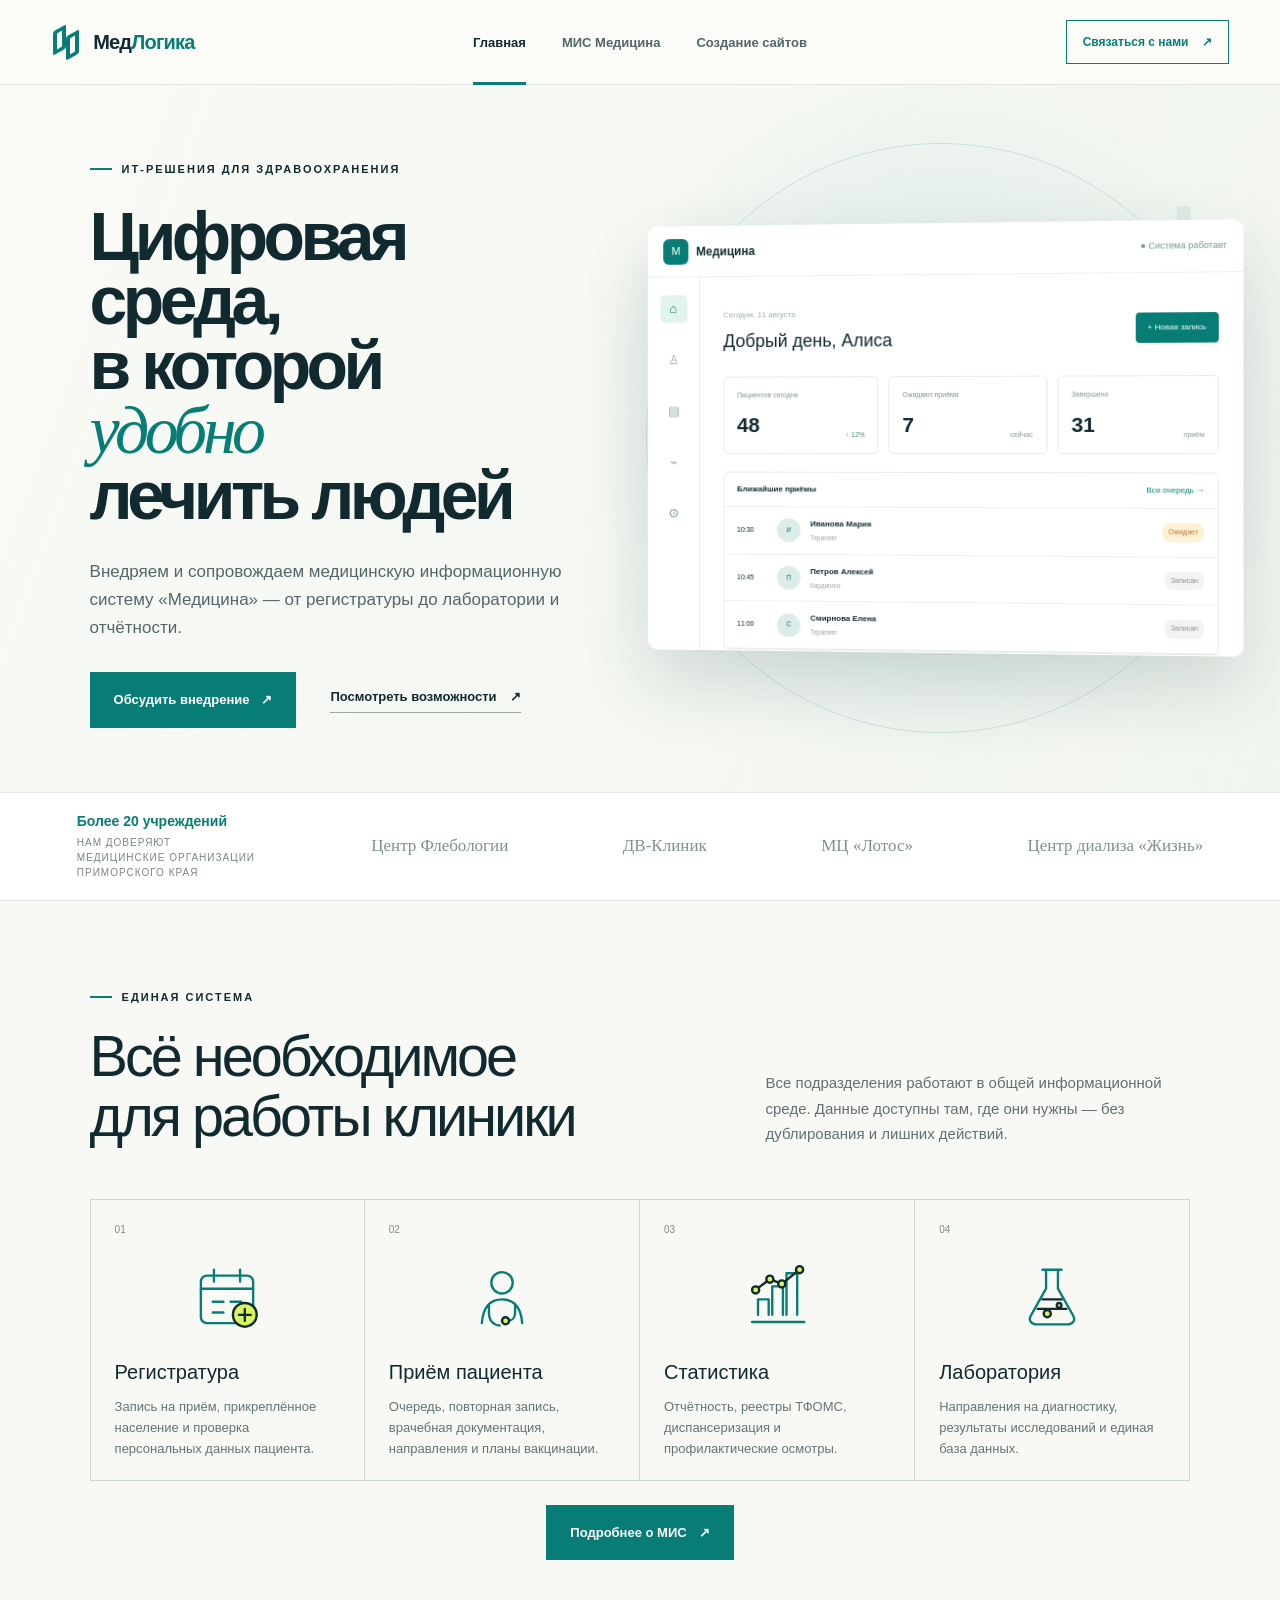
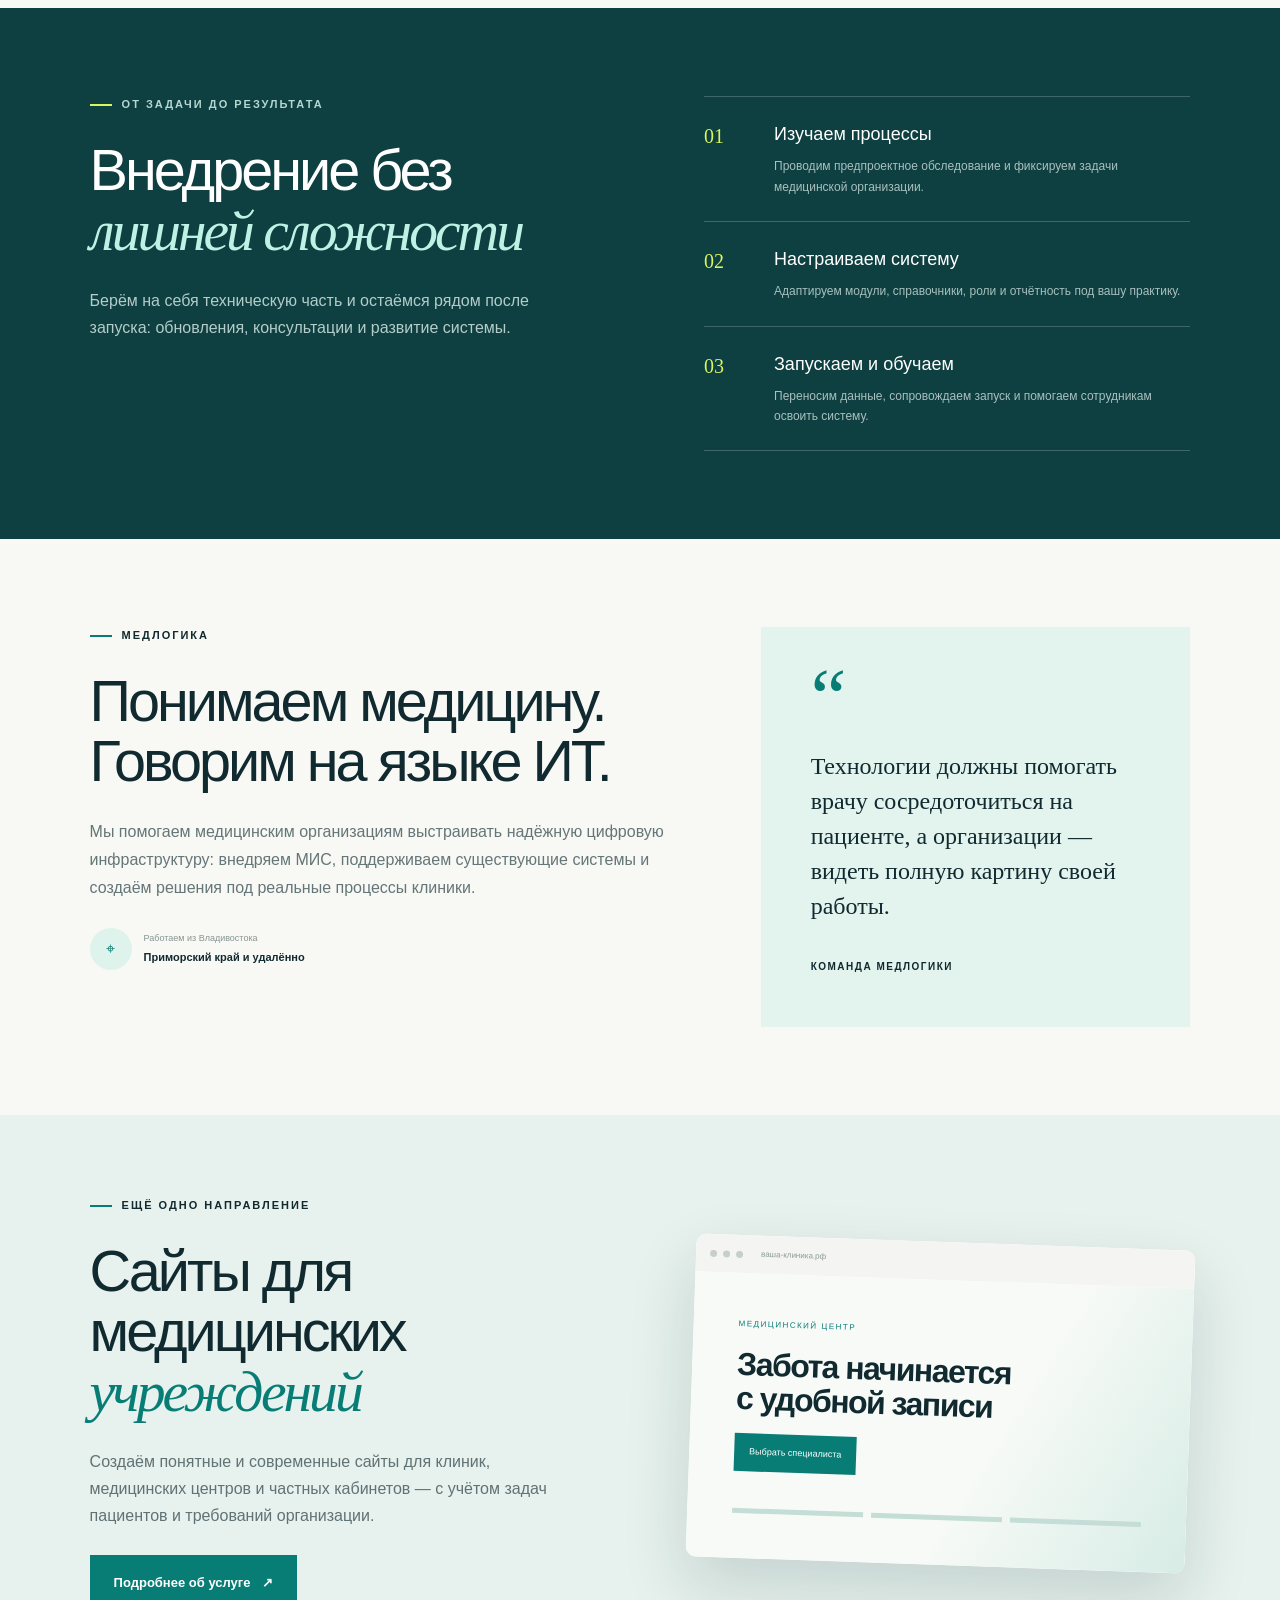
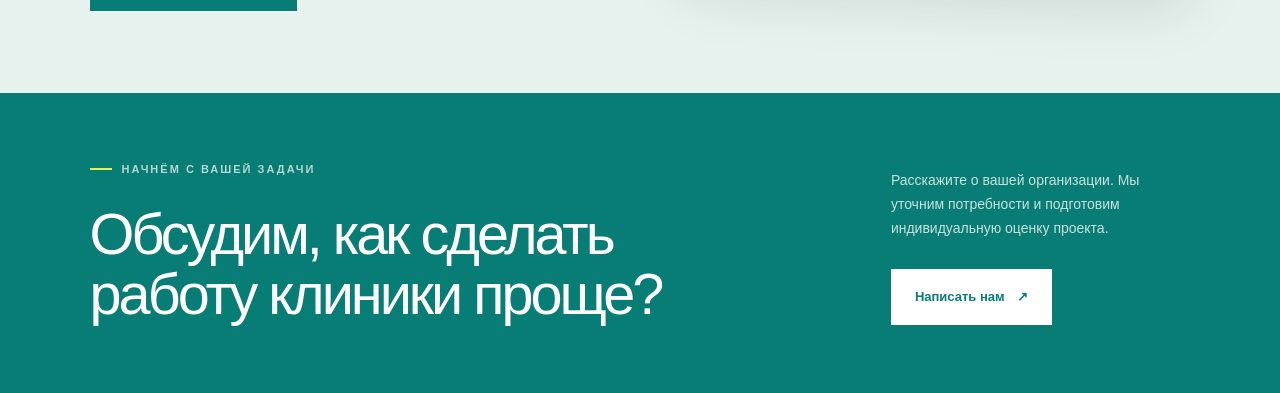
<file: index.html>
<!doctype html>
<html lang="ru">
  <head>
    <meta charset="utf-8" />
    <meta name="viewport" content="width=device-width, initial-scale=1" />
    <link
      rel="stylesheet"
      href="/assets/index-0RGUIZzL.css"
      data-rsc-css-href="/assets/index-0RGUIZzL.css"
      data-precedence="vite-rsc/importer-resources"
    />
    <title>МедЛогика — МИС и ИТ-решения для медицины</title>
    <meta
      name="description"
      content="Внедрение и сопровождение медицинской информационной системы «Медицина» для клиник и медицинских организаций."
    />
    <link rel="shortcut icon" href="/favicon.svg" />
    <link rel="icon" href="/favicon.svg" />
    <meta name="codex-preview" content="development" />
    <link rel="preconnect" href="https://fonts.googleapis.com" />
    <link rel="preconnect" href="https://fonts.gstatic.com" crossorigin />
    <link
      rel="stylesheet"
      href="https://fonts.googleapis.com/css2?family=Geist:wght@100..900&amp;family=Geist+Mono:wght@100..900&amp;display=swap"
    />
  </head>
  <body
    class="__variable_geist_0tvmz3h __variable_geist_mono_1diim1n antialiased"
  >
    <main>
      <header class="nav-shell">
        <a class="brand" href="/" aria-label="МедЛогика — на главную"
          ><span class="brand-mark"><i></i><i></i></span
          ><span>Мед<span>Логика</span></span></a
        >
        <nav class="main-nav" aria-label="Основная навигация">
          <a href="/" class="active" aria-current="page">Главная</a
          ><a href="/medicine">МИС Медицина</a
          ><a href="/websites">Создание сайтов</a>
        </nav>
        <button class="header-contact-button" type="button">
          Связаться с нами<!-- -->
          <span>↗</span>
        </button>
      </header>
      <section class="hero" id="top">
        <div class="hero-copy">
          <div class="eyebrow">
            <span></span> ИТ-решения для здравоохранения
          </div>
          <h1>
            Цифровая среда,<br />в которой <em>удобно</em><br />лечить людей
          </h1>
          <p>
            Внедряем и сопровождаем медицинскую информационную систему
            «Медицина» — от регистратуры до лаборатории и отчётности.
          </p>
          <div class="hero-actions">
            <button class="button primary" type="button">
              Обсудить внедрение<!-- -->
              <span>↗</span></button
            ><a class="text-link" href="/medicine"
              >Посмотреть возможности <span>↗</span></a
            >
          </div>
        </div>
        <div
          class="hero-visual"
          aria-label="Интерфейс медицинской информационной системы"
        >
          <div class="orbit orbit-one"></div>
          <div class="orbit orbit-two"></div>
          <div class="plus">+</div>
          <div class="dashboard">
            <div class="dash-top">
              <span class="mini-logo">M</span><strong>Медицина</strong
              ><span class="status">● Система работает</span>
            </div>
            <div class="dash-body">
              <aside>
                <span class="active">⌂</span><span>♙</span><span>▤</span
                ><span>⌁</span><span>⚙</span>
              </aside>
              <div class="dash-content">
                <div class="dash-heading">
                  <div>
                    <small>Сегодня, 11 августа</small>
                    <h3>Добрый день, Алиса</h3>
                  </div>
                  <button>+ Новая запись</button>
                </div>
                <div class="metrics">
                  <div>
                    <small>Пациентов сегодня</small><b>48</b
                    ><span class="up">↑ 12%</span>
                  </div>
                  <div>
                    <small>Ожидают приёма</small><b>7</b><span>сейчас</span>
                  </div>
                  <div><small>Завершено</small><b>31</b><span>приём</span></div>
                </div>
                <div class="queue">
                  <div class="queue-title">
                    <b>Ближайшие приёмы</b><span>Вся очередь →</span>
                  </div>
                  <div class="patient">
                    <time>10:30</time><i>И</i
                    ><b>Иванова Мария<small>Терапевт</small></b
                    ><span class="ready">Ожидает</span>
                  </div>
                  <div class="patient">
                    <time>10:45</time><i>П</i
                    ><b>Петров Алексей<small>Кардиолог</small></b
                    ><span class="">Записан</span>
                  </div>
                  <div class="patient">
                    <time>11:00</time><i>С</i
                    ><b>Смирнова Елена<small>Терапевт</small></b
                    ><span class="">Записан</span>
                  </div>
                </div>
              </div>
            </div>
          </div>
        </div>
      </section>
      <section class="trust-strip">
        <span
          ><strong>Более 20 учреждений</strong>Нам доверяют медицинские
          организации Приморского края</span
        ><b>Центр Флебологии</b><b>ДВ-Клиник</b><b>МЦ «Лотос»</b
        ><b>Центр диализа «Жизнь»</b>
      </section>
      <section class="system" id="system">
        <div class="section-intro">
          <div class="eyebrow"><span></span> Единая система</div>
          <h2>Всё необходимое<br />для работы клиники</h2>
        </div>
        <p class="section-lead">
          Все подразделения работают в общей информационной среде. Данные
          доступны там, где они нужны — без дублирования и лишних действий.
        </p>
        <div class="module-grid">
          <article>
            <span>01</span>
            <div class="module-icon module-icon-registry">
              <svg viewBox="0 0 64 64" aria-hidden="true">
                <rect x="10" y="14" width="44" height="40" rx="5"></rect>
                <path
                  d="M10 25h44M21 9v10M43 9v10M20 36h9M35 36h9M20 45h9"
                ></path>
                <circle cx="47" cy="47" r="10" class="icon-accent"></circle>
                <path d="M47 42v10M42 47h10" class="icon-accent-line"></path>
              </svg>
            </div>
            <h3>Регистратура</h3>
            <p>
              Запись на приём, прикреплённое население и проверка персональных
              данных пациента.
            </p>
          </article>
          <article>
            <span>02</span>
            <div class="module-icon module-icon-doctor">
              <svg viewBox="0 0 64 64" aria-hidden="true">
                <circle cx="32" cy="20" r="9"></circle>
                <path
                  d="M15 54c1-13 7-20 17-20s16 7 17 20M21 38v7c0 7 4 11 9 11M43 38v7c0 4-2 7-6 7"
                ></path>
                <circle cx="35" cy="52" r="3" class="icon-accent"></circle>
              </svg>
            </div>
            <h3>Приём пациента</h3>
            <p>
              Очередь, повторная запись, врачебная документация, направления и
              планы вакцинации.
            </p>
          </article>
          <article>
            <span>03</span>
            <div class="module-icon module-icon-stats">
              <svg viewBox="0 0 64 64" aria-hidden="true">
                <path
                  d="M11 53h44M16 47V34h9v13M28 47V23h9v24M40 47V12h9v35"
                ></path>
                <path
                  d="M14 26l12-9 10 4 15-12"
                  class="icon-accent-line"
                ></path>
                <circle cx="14" cy="26" r="3" class="icon-accent"></circle>
                <circle cx="26" cy="17" r="3" class="icon-accent"></circle>
                <circle cx="36" cy="21" r="3" class="icon-accent"></circle>
                <circle cx="51" cy="9" r="3" class="icon-accent"></circle>
              </svg>
            </div>
            <h3>Статистика</h3>
            <p>
              Отчётность, реестры ТФОМС, диспансеризация и профилактические
              осмотры.
            </p>
          </article>
          <article>
            <span>04</span>
            <div class="module-icon module-icon-lab">
              <svg viewBox="0 0 64 64" aria-hidden="true">
                <path
                  d="M24 9h16M27 9v16L14 48c-2 4 1 7 5 7h26c4 0 7-3 5-7L37 25V9"
                ></path>
                <path d="M20 42h24M24 34h16" class="icon-accent-line"></path>
                <circle cx="28" cy="46" r="3" class="icon-accent"></circle>
                <circle cx="38" cy="39" r="2" class="icon-accent"></circle>
              </svg>
            </div>
            <h3>Лаборатория</h3>
            <p>
              Направления на диагностику, результаты исследований и единая база
              данных.
            </p>
          </article>
        </div>
        <div class="system-cta">
          <a class="button primary" href="/medicine"
            >Подробнее о МИС <span>↗</span></a
          >
        </div>
      </section>
      <section class="approach" id="approach">
        <div>
          <div class="eyebrow light"><span></span> От задачи до результата</div>
          <h2>Внедрение без<br /><em>лишней сложности</em></h2>
          <p class="approach-copy">
            Берём на себя техническую часть и остаёмся рядом после запуска:
            обновления, консультации и развитие системы.
          </p>
        </div>
        <div class="steps">
          <div class="step">
            <span>01</span>
            <div>
              <h3>Изучаем процессы</h3>
              <p>
                Проводим предпроектное обследование и фиксируем задачи
                медицинской организации.
              </p>
            </div>
          </div>
          <div class="step">
            <span>02</span>
            <div>
              <h3>Настраиваем систему</h3>
              <p>
                Адаптируем модули, справочники, роли и отчётность под вашу
                практику.
              </p>
            </div>
          </div>
          <div class="step">
            <span>03</span>
            <div>
              <h3>Запускаем и обучаем</h3>
              <p>
                Переносим данные, сопровождаем запуск и помогаем сотрудникам
                освоить систему.
              </p>
            </div>
          </div>
        </div>
      </section>
      <section class="company" id="company">
        <div class="company-card">
          <div class="eyebrow"><span></span> МедЛогика</div>
          <h2>Понимаем медицину.<br />Говорим на языке ИТ.</h2>
          <p>
            Мы помогаем медицинским организациям выстраивать надёжную цифровую
            инфраструктуру: внедряем МИС, поддерживаем существующие системы и
            создаём решения под реальные процессы клиники.
          </p>
          <div class="location">
            <span>⌖</span>
            <div>
              <small>Работаем из Владивостока</small
              ><b>Приморский край и удалённо</b>
            </div>
          </div>
        </div>
        <div class="quote">
          <span>“</span>
          <p>
            Технологии должны помогать врачу сосредоточиться на пациенте, а
            организации — видеть полную картину своей работы.
          </p>
          <b>Команда МедЛогики</b>
        </div>
      </section>
      <section class="web-service-preview">
        <div class="web-preview-copy">
          <div class="eyebrow"><span></span> Ещё одно направление</div>
          <h2>Сайты для медицинских<br /><em>учреждений</em></h2>
          <p>
            Создаём понятные и современные сайты для клиник, медицинских центров
            и частных кабинетов — с учётом задач пациентов и требований
            организации.
          </p>
          <a class="button primary" href="/websites"
            >Подробнее об услуге <span>↗</span></a
          >
        </div>
        <div class="web-preview-visual" aria-hidden="true">
          <div class="browser-card">
            <div class="browser-bar">
              <i></i><i></i><i></i><span>ваша-клиника.рф</span>
            </div>
            <div class="browser-body">
              <small>МЕДИЦИНСКИЙ ЦЕНТР</small
              ><b>Забота начинается<br />с удобной записи</b
              ><span>Выбрать специалиста</span>
              <div class="browser-stats"><i></i><i></i><i></i></div>
            </div>
          </div>
        </div>
      </section>
      <section class="cta">
        <div>
          <div class="eyebrow light"><span></span> Начнём с вашей задачи</div>
          <h2>Обсудим, как сделать<br />работу клиники проще?</h2>
        </div>
        <div>
          <p>
            Расскажите о вашей организации. Мы уточним потребности и подготовим
            индивидуальную оценку проекта.
          </p>
          <button class="button white" type="button">
            Написать нам<!-- -->
            <span>↗</span>
          </button>
        </div>
      </section>
    </main>
    <script src="/assets/main.js" defer></script>
  </body>
</html>
</file>
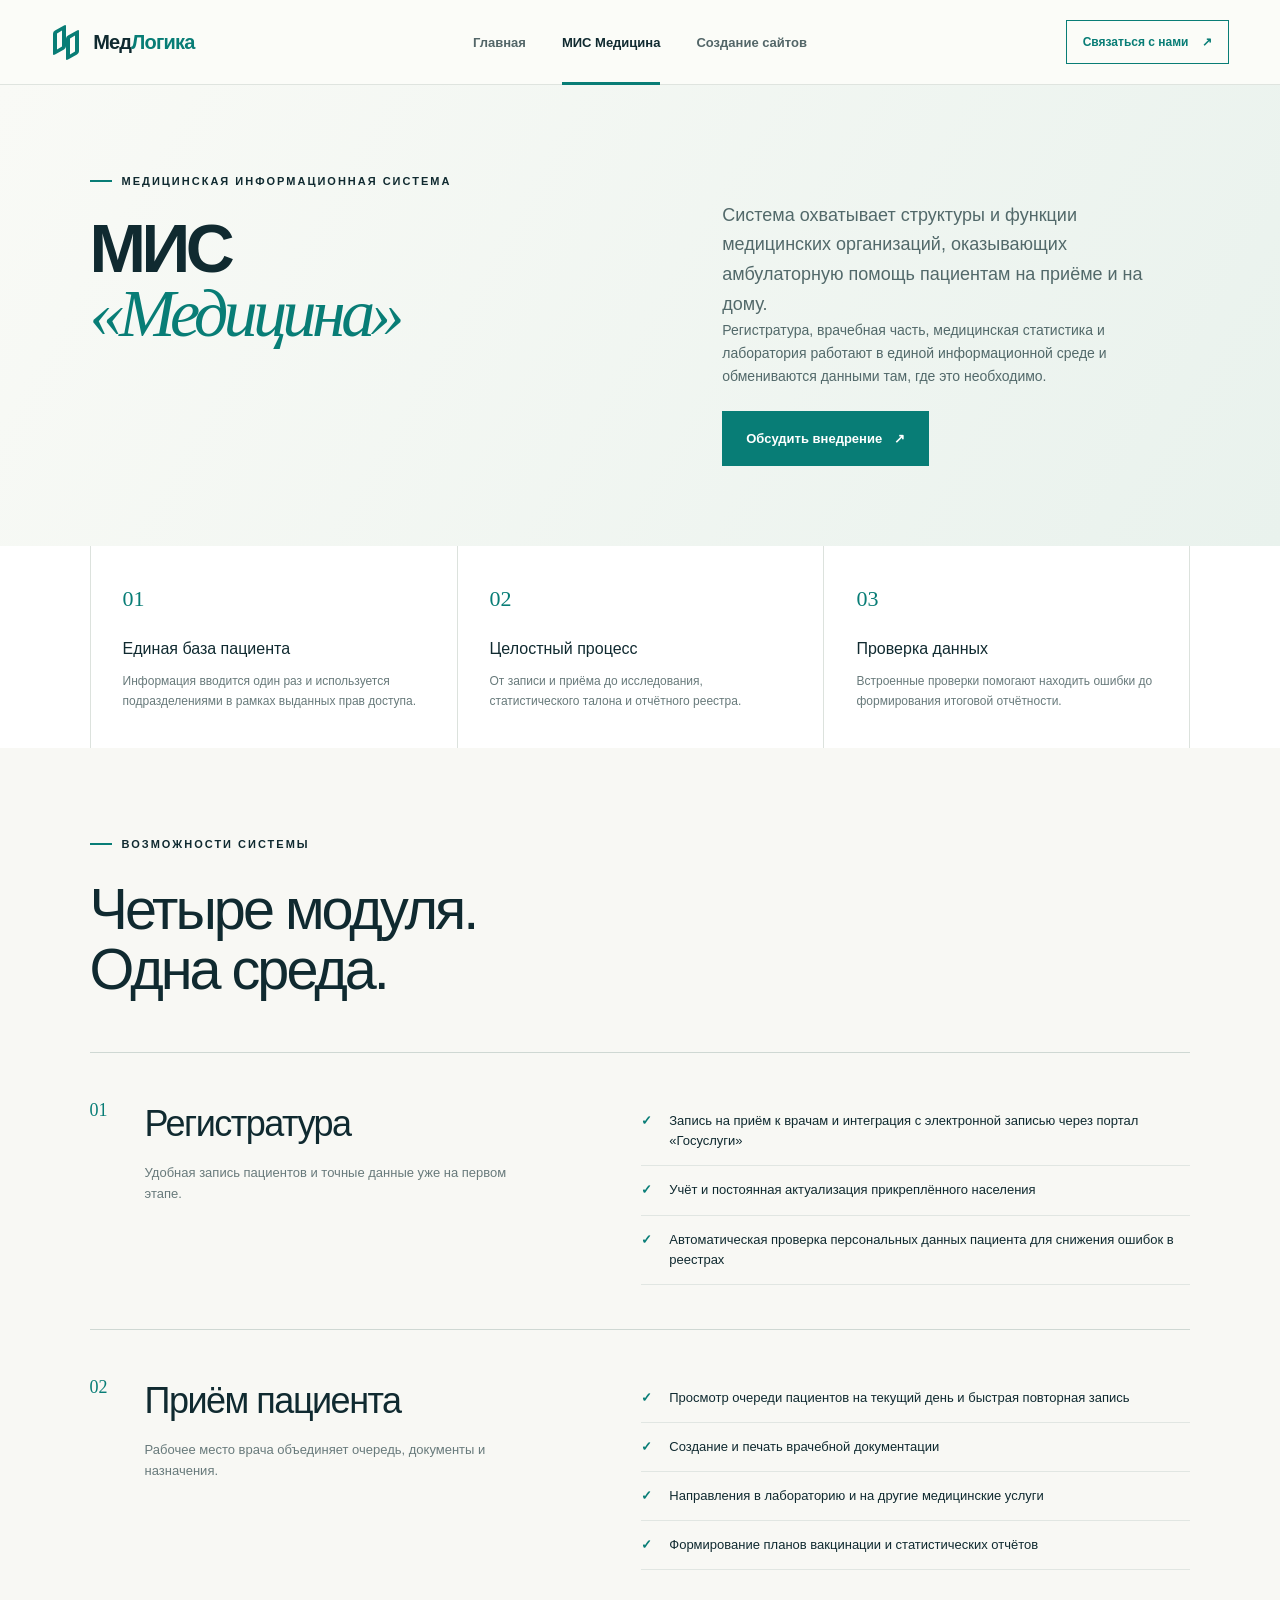
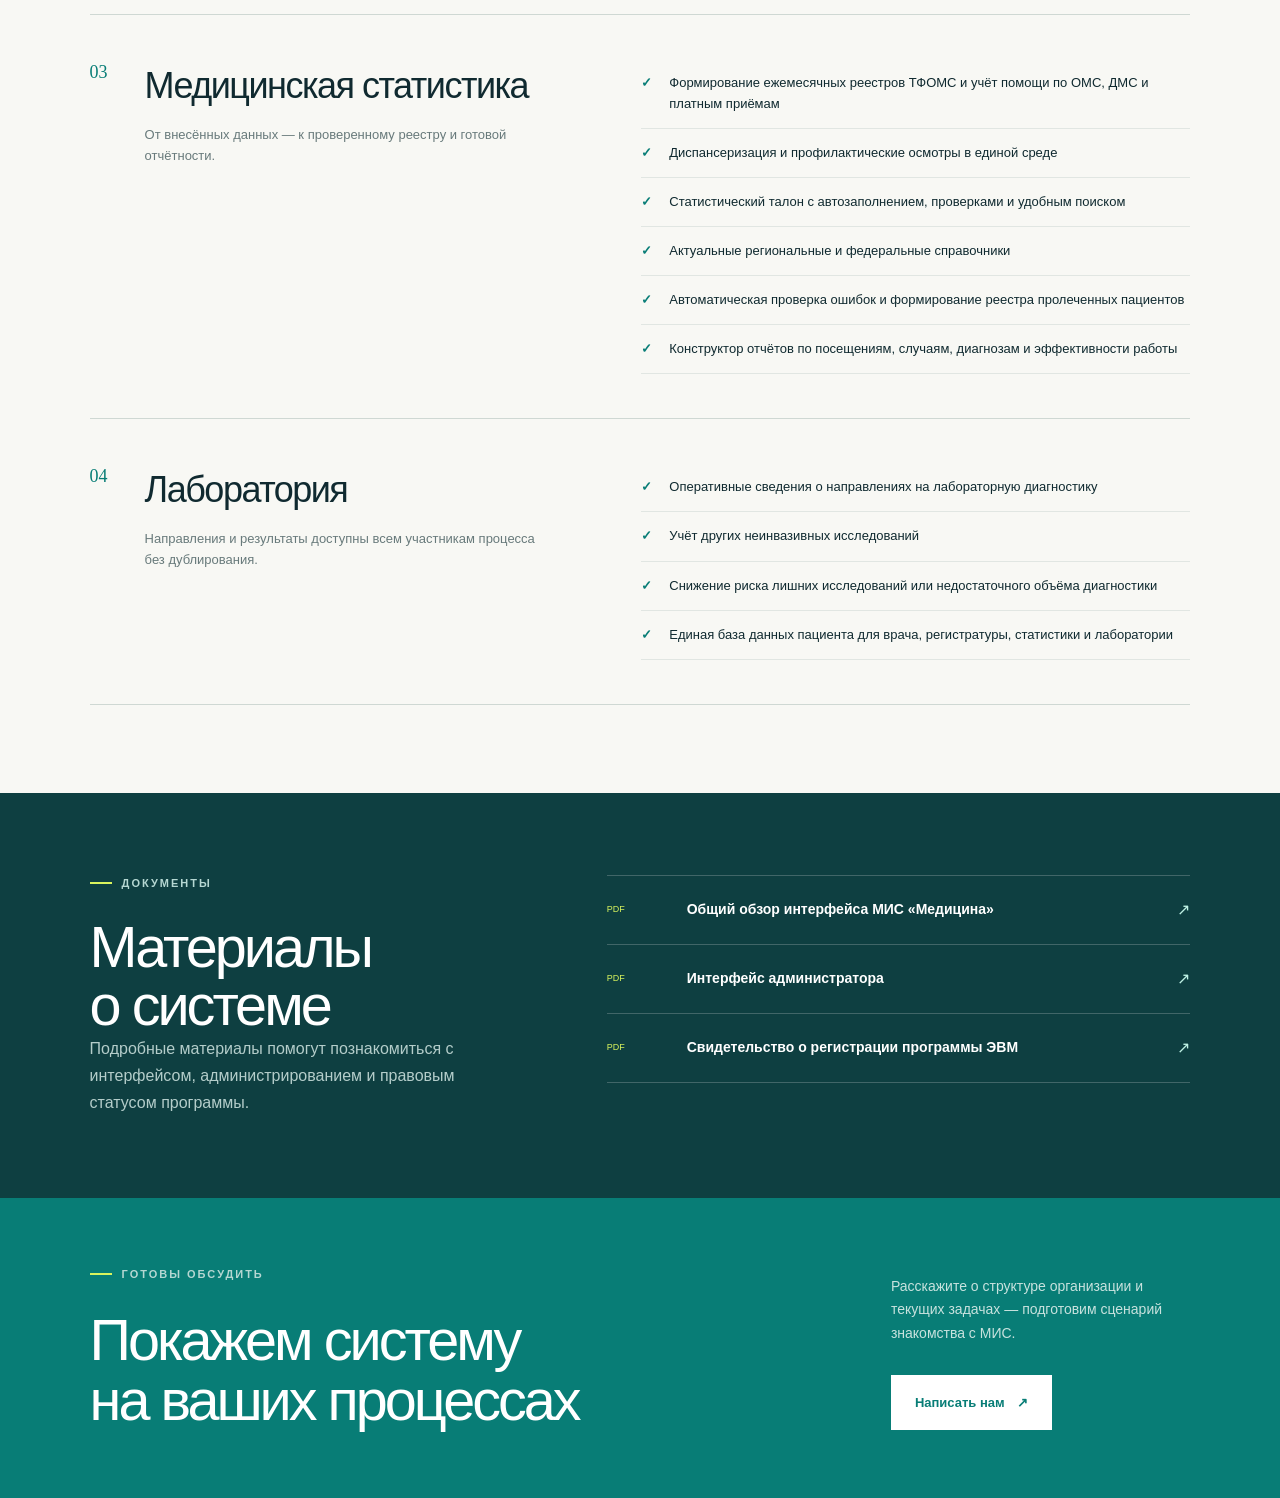
<file: medicine/index.html>
<!doctype html>
<html lang="ru">
  <head>
    <meta charset="utf-8" />
    <meta name="viewport" content="width=device-width, initial-scale=1" />
    <link
      rel="stylesheet"
      href="/assets/index-0RGUIZzL.css"
      data-rsc-css-href="/assets/index-0RGUIZzL.css"
      data-precedence="vite-rsc/importer-resources"
    />
    <title>МедЛогика — МИС и ИТ-решения для медицины</title>
    <meta
      name="description"
      content="Внедрение и сопровождение медицинской информационной системы «Медицина» для клиник и медицинских организаций."
    />
    <link rel="shortcut icon" href="/favicon.svg" />
    <link rel="icon" href="/favicon.svg" />
    <meta name="codex-preview" content="development" />
    <link rel="preconnect" href="https://fonts.googleapis.com" />
    <link rel="preconnect" href="https://fonts.gstatic.com" crossorigin />
    <link
      rel="stylesheet"
      href="https://fonts.googleapis.com/css2?family=Geist:wght@100..900&amp;family=Geist+Mono:wght@100..900&amp;display=swap"
    />
  </head>
  <body
    class="__variable_geist_0tvmz3h __variable_geist_mono_1diim1n antialiased"
  >
    <main>
      <header class="nav-shell">
        <a class="brand" href="/" aria-label="МедЛогика — на главную"
          ><span class="brand-mark"><i></i><i></i></span
          ><span>Мед<span>Логика</span></span></a
        >
        <nav class="main-nav" aria-label="Основная навигация">
          <a href="/">Главная</a
          ><a href="/medicine" class="active" aria-current="page"
            >МИС Медицина</a
          ><a href="/websites">Создание сайтов</a>
        </nav>
        <button class="header-contact-button" type="button">
          Связаться с нами<!-- -->
          <span>↗</span>
        </button>
      </header>
      <section class="medicine-hero" id="overview">
        <div>
          <div class="eyebrow">
            <span></span> Медицинская информационная система
          </div>
          <h1>МИС<br /><em>«Медицина»</em></h1>
        </div>
        <div class="medicine-intro">
          <p>
            Система охватывает структуры и функции медицинских организаций,
            оказывающих амбулаторную помощь пациентам на приёме и на дому.
          </p>
          <p>
            Регистратура, врачебная часть, медицинская статистика и лаборатория
            работают в единой информационной среде и обмениваются данными там,
            где это необходимо.
          </p>
          <button class="button primary" type="button">
            Обсудить внедрение<!-- -->
            <span>↗</span>
          </button>
        </div>
      </section>
      <section class="medicine-principles">
        <article>
          <span>01</span>
          <h3>Единая база пациента</h3>
          <p>
            Информация вводится один раз и используется подразделениями в рамках
            выданных прав доступа.
          </p>
        </article>
        <article>
          <span>02</span>
          <h3>Целостный процесс</h3>
          <p>
            От записи и приёма до исследования, статистического талона и
            отчётного реестра.
          </p>
        </article>
        <article>
          <span>03</span>
          <h3>Проверка данных</h3>
          <p>
            Встроенные проверки помогают находить ошибки до формирования
            итоговой отчётности.
          </p>
        </article>
      </section>
      <section class="medicine-modules" id="modules">
        <div class="section-intro">
          <div class="eyebrow"><span></span> Возможности системы</div>
          <h2>Четыре модуля.<br />Одна среда.</h2>
        </div>
        <div class="module-details">
          <article id="01">
            <div class="module-heading">
              <span>01</span>
              <div>
                <h2>Регистратура</h2>
                <p>
                  Удобная запись пациентов и точные данные уже на первом этапе.
                </p>
              </div>
            </div>
            <ul>
              <li>
                Запись на приём к врачам и интеграция с электронной записью
                через портал «Госуслуги»
              </li>
              <li>Учёт и постоянная актуализация прикреплённого населения</li>
              <li>
                Автоматическая проверка персональных данных пациента для
                снижения ошибок в реестрах
              </li>
            </ul>
          </article>
          <article id="02">
            <div class="module-heading">
              <span>02</span>
              <div>
                <h2>Приём пациента</h2>
                <p>
                  Рабочее место врача объединяет очередь, документы и
                  назначения.
                </p>
              </div>
            </div>
            <ul>
              <li>
                Просмотр очереди пациентов на текущий день и быстрая повторная
                запись
              </li>
              <li>Создание и печать врачебной документации</li>
              <li>Направления в лабораторию и на другие медицинские услуги</li>
              <li>Формирование планов вакцинации и статистических отчётов</li>
            </ul>
          </article>
          <article id="03">
            <div class="module-heading">
              <span>03</span>
              <div>
                <h2>Медицинская статистика</h2>
                <p>
                  От внесённых данных — к проверенному реестру и готовой
                  отчётности.
                </p>
              </div>
            </div>
            <ul>
              <li>
                Формирование ежемесячных реестров ТФОМС и учёт помощи по ОМС,
                ДМС и платным приёмам
              </li>
              <li>Диспансеризация и профилактические осмотры в единой среде</li>
              <li>
                Статистический талон с автозаполнением, проверками и удобным
                поиском
              </li>
              <li>Актуальные региональные и федеральные справочники</li>
              <li>
                Автоматическая проверка ошибок и формирование реестра
                пролеченных пациентов
              </li>
              <li>
                Конструктор отчётов по посещениям, случаям, диагнозам и
                эффективности работы
              </li>
            </ul>
          </article>
          <article id="04">
            <div class="module-heading">
              <span>04</span>
              <div>
                <h2>Лаборатория</h2>
                <p>
                  Направления и результаты доступны всем участникам процесса без
                  дублирования.
                </p>
              </div>
            </div>
            <ul>
              <li>
                Оперативные сведения о направлениях на лабораторную диагностику
              </li>
              <li>Учёт других неинвазивных исследований</li>
              <li>
                Снижение риска лишних исследований или недостаточного объёма
                диагностики
              </li>
              <li>
                Единая база данных пациента для врача, регистратуры, статистики
                и лаборатории
              </li>
            </ul>
          </article>
        </div>
      </section>
      <section class="documents" id="documents">
        <div>
          <div class="eyebrow light"><span></span> Документы</div>
          <h2>Материалы<br />о системе</h2>
          <p>
            Подробные материалы помогут познакомиться с интерфейсом,
            администрированием и правовым статусом программы.
          </p>
        </div>
        <div class="document-list">
          <a
            href="https://med-logic.ru/pdf/medlogic-manual-simple.pdf"
            target="_blank"
            rel="noreferrer"
            ><span>PDF</span><b>Общий обзор интерфейса МИС «Медицина»</b
            ><i>↗</i></a
          ><a
            href="https://med-logic.ru/pdf/medlogic-manual-admin.pdf"
            target="_blank"
            rel="noreferrer"
            ><span>PDF</span><b>Интерфейс администратора</b><i>↗</i></a
          ><a
            href="https://med-logic.ru/pdf/Свидетельство_о_регистрации_программы.pdf"
            target="_blank"
            rel="noreferrer"
            ><span>PDF</span><b>Свидетельство о регистрации программы ЭВМ</b
            ><i>↗</i></a
          >
        </div>
      </section>
      <section class="cta">
        <div>
          <div class="eyebrow light"><span></span> Готовы обсудить</div>
          <h2>Покажем систему<br />на ваших процессах</h2>
        </div>
        <div>
          <p>
            Расскажите о структуре организации и текущих задачах — подготовим
            сценарий знакомства с МИС.
          </p>
          <button class="button white" type="button">
            Написать нам<!-- -->
            <span>↗</span>
          </button>
        </div>
      </section>
    </main>
    <script src="/assets/main.js" defer></script>
  </body>
</html>
</file>
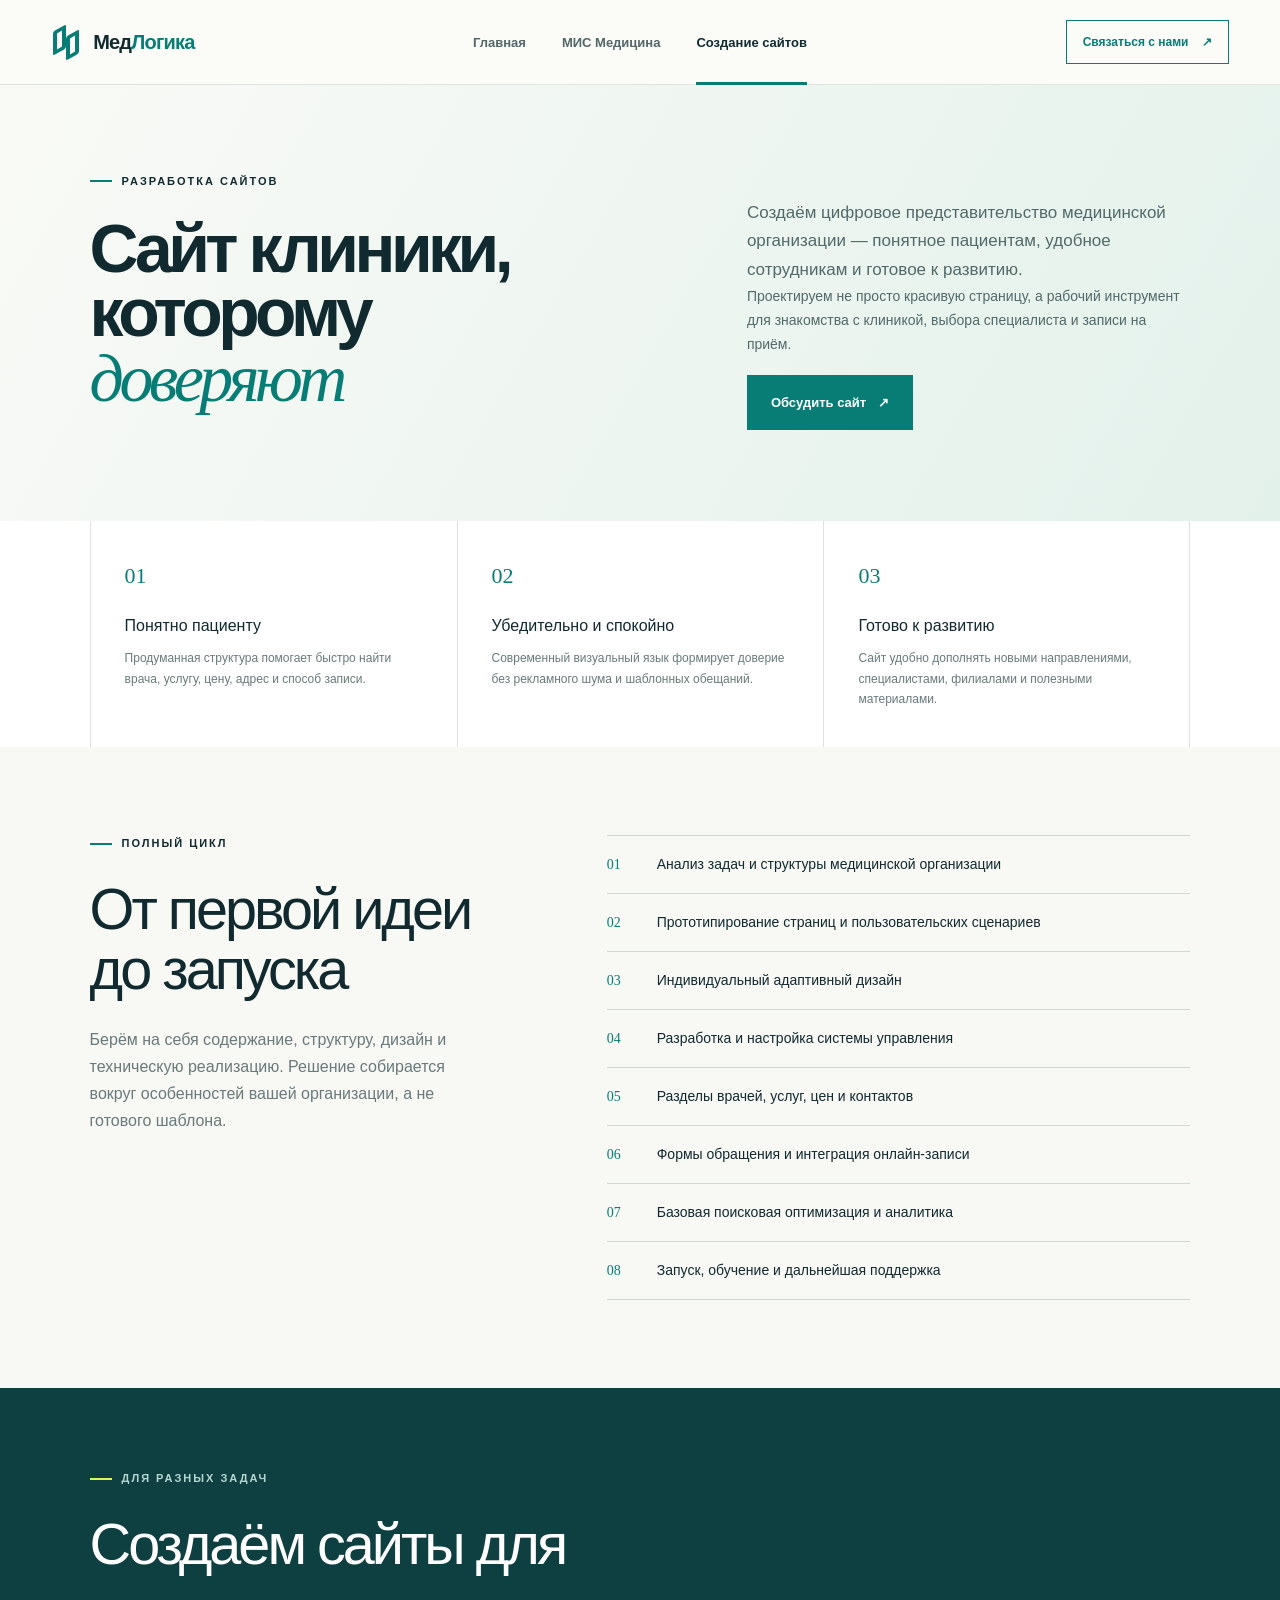
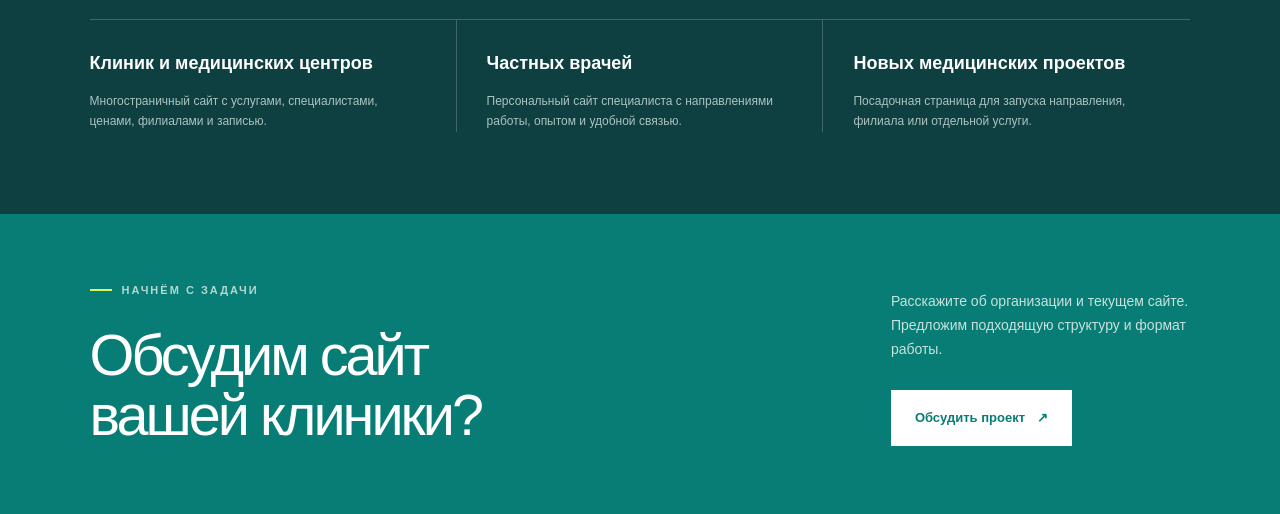
<file: websites/index.html>
<!doctype html>
<html lang="ru">
  <head>
    <meta charset="utf-8" />
    <meta name="viewport" content="width=device-width, initial-scale=1" />
    <link
      rel="stylesheet"
      href="/assets/index-0RGUIZzL.css"
      data-rsc-css-href="/assets/index-0RGUIZzL.css"
      data-precedence="vite-rsc/importer-resources"
    />
    <title>МедЛогика — МИС и ИТ-решения для медицины</title>
    <meta
      name="description"
      content="Внедрение и сопровождение медицинской информационной системы «Медицина» для клиник и медицинских организаций."
    />
    <link rel="shortcut icon" href="/favicon.svg" />
    <link rel="icon" href="/favicon.svg" />
    <meta name="codex-preview" content="development" />
    <link rel="preconnect" href="https://fonts.googleapis.com" />
    <link rel="preconnect" href="https://fonts.gstatic.com" crossorigin />
    <link
      rel="stylesheet"
      href="https://fonts.googleapis.com/css2?family=Geist:wght@100..900&amp;family=Geist+Mono:wght@100..900&amp;display=swap"
    />
  </head>
  <body
    class="__variable_geist_0tvmz3h __variable_geist_mono_1diim1n antialiased"
  >
    <main>
      <header class="nav-shell">
        <a class="brand" href="/" aria-label="МедЛогика — на главную"
          ><span class="brand-mark"><i></i><i></i></span
          ><span>Мед<span>Логика</span></span></a
        >
        <nav class="main-nav" aria-label="Основная навигация">
          <a href="/">Главная</a><a href="/medicine">МИС Медицина</a
          ><a href="/websites" class="active" aria-current="page"
            >Создание сайтов</a
          >
        </nav>
        <button class="header-contact-button" type="button">
          Связаться с нами<!-- -->
          <span>↗</span>
        </button>
      </header>
      <section class="websites-hero">
        <div>
          <div class="eyebrow"><span></span> Разработка сайтов</div>
          <h1>Сайт клиники,<br />которому <em>доверяют</em></h1>
        </div>
        <div class="websites-hero-copy">
          <p>
            Создаём цифровое представительство медицинской организации —
            понятное пациентам, удобное сотрудникам и готовое к развитию.
          </p>
          <p>
            Проектируем не просто красивую страницу, а рабочий инструмент для
            знакомства с клиникой, выбора специалиста и записи на приём.
          </p>
          <button class="button primary" type="button">
            Обсудить сайт<!-- -->
            <span>↗</span>
          </button>
        </div>
      </section>
      <section class="website-benefits">
        <article>
          <span>01</span>
          <h3>Понятно пациенту</h3>
          <p>
            Продуманная структура помогает быстро найти врача, услугу, цену,
            адрес и способ записи.
          </p>
        </article>
        <article>
          <span>02</span>
          <h3>Убедительно и спокойно</h3>
          <p>
            Современный визуальный язык формирует доверие без рекламного шума и
            шаблонных обещаний.
          </p>
        </article>
        <article>
          <span>03</span>
          <h3>Готово к развитию</h3>
          <p>
            Сайт удобно дополнять новыми направлениями, специалистами, филиалами
            и полезными материалами.
          </p>
        </article>
      </section>
      <section class="website-scope">
        <div>
          <div class="eyebrow"><span></span> Полный цикл</div>
          <h2>От первой идеи<br />до запуска</h2>
          <p>
            Берём на себя содержание, структуру, дизайн и техническую
            реализацию. Решение собирается вокруг особенностей вашей
            организации, а не готового шаблона.
          </p>
        </div>
        <ol>
          <li>
            <span>01</span>Анализ задач и структуры медицинской организации
          </li>
          <li>
            <span>02</span>Прототипирование страниц и пользовательских сценариев
          </li>
          <li><span>03</span>Индивидуальный адаптивный дизайн</li>
          <li><span>04</span>Разработка и настройка системы управления</li>
          <li><span>05</span>Разделы врачей, услуг, цен и контактов</li>
          <li><span>06</span>Формы обращения и интеграция онлайн-записи</li>
          <li><span>07</span>Базовая поисковая оптимизация и аналитика</li>
          <li><span>08</span>Запуск, обучение и дальнейшая поддержка</li>
        </ol>
      </section>
      <section class="website-formats">
        <div class="eyebrow light"><span></span> Для разных задач</div>
        <h2>Создаём сайты для</h2>
        <div>
          <article>
            <b>Клиник и медицинских центров</b>
            <p>
              Многостраничный сайт с услугами, специалистами, ценами, филиалами
              и записью.
            </p>
          </article>
          <article>
            <b>Частных врачей</b>
            <p>
              Персональный сайт специалиста с направлениями работы, опытом и
              удобной связью.
            </p>
          </article>
          <article>
            <b>Новых медицинских проектов</b>
            <p>
              Посадочная страница для запуска направления, филиала или отдельной
              услуги.
            </p>
          </article>
        </div>
      </section>
      <section class="cta">
        <div>
          <div class="eyebrow light"><span></span> Начнём с задачи</div>
          <h2>Обсудим сайт<br />вашей клиники?</h2>
        </div>
        <div>
          <p>
            Расскажите об организации и текущем сайте. Предложим подходящую
            структуру и формат работы.
          </p>
          <button class="button white" type="button">
            Обсудить проект<!-- -->
            <span>↗</span>
          </button>
        </div>
      </section>
    </main>
    <script src="/assets/main.js" defer></script>
  </body>
</html>
</file>
<file: assets/index-0RGUIZzL.css>
/*! tailwindcss v4.2.1 | MIT License | https://tailwindcss.com */
@layer theme {
  :root,
  :host {
    --font-sans:
      ui-sans-serif, system-ui, sans-serif, "Apple Color Emoji",
      "Segoe UI Emoji", "Segoe UI Symbol", "Noto Color Emoji";
    --font-mono:
      ui-monospace, SFMono-Regular, Menlo, Monaco, Consolas, "Liberation Mono",
      "Courier New", monospace;
    --spacing: 0.25rem;
    --default-font-family: var(--font-sans);
    --default-mono-font-family: var(--font-mono);
  }
}
@layer base {
  *,
  :after,
  :before,
  ::backdrop {
    box-sizing: border-box;
    border: 0 solid;
    margin: 0;
    padding: 0;
  }
  ::file-selector-button {
    box-sizing: border-box;
    border: 0 solid;
    margin: 0;
    padding: 0;
  }
  html,
  :host {
    -webkit-text-size-adjust: 100%;
    tab-size: 4;
    line-height: 1.5;
    font-family: var(
      --default-font-family,
      ui-sans-serif,
      system-ui,
      sans-serif,
      "Apple Color Emoji",
      "Segoe UI Emoji",
      "Segoe UI Symbol",
      "Noto Color Emoji"
    );
    font-feature-settings: var(--default-font-feature-settings, normal);
    font-variation-settings: var(--default-font-variation-settings, normal);
    -webkit-tap-highlight-color: transparent;
  }
  hr {
    height: 0;
    color: inherit;
    border-top-width: 1px;
  }
  abbr:where([title]) {
    -webkit-text-decoration: underline dotted;
    text-decoration: underline dotted;
  }
  h1,
  h2,
  h3,
  h4,
  h5,
  h6 {
    font-size: inherit;
    font-weight: inherit;
  }
  a {
    color: inherit;
    -webkit-text-decoration: inherit;
    -webkit-text-decoration: inherit;
    -webkit-text-decoration: inherit;
    -webkit-text-decoration: inherit;
    text-decoration: inherit;
  }
  b,
  strong {
    font-weight: bolder;
  }
  code,
  kbd,
  samp,
  pre {
    font-family: var(
      --default-mono-font-family,
      ui-monospace,
      SFMono-Regular,
      Menlo,
      Monaco,
      Consolas,
      "Liberation Mono",
      "Courier New",
      monospace
    );
    font-feature-settings: var(--default-mono-font-feature-settings, normal);
    font-variation-settings: var(
      --default-mono-font-variation-settings,
      normal
    );
    font-size: 1em;
  }
  small {
    font-size: 80%;
  }
  sub,
  sup {
    vertical-align: baseline;
    font-size: 75%;
    line-height: 0;
    position: relative;
  }
  sub {
    bottom: -0.25em;
  }
  sup {
    top: -0.5em;
  }
  table {
    text-indent: 0;
    border-color: inherit;
    border-collapse: collapse;
  }
  :-moz-focusring {
    outline: auto;
  }
  progress {
    vertical-align: baseline;
  }
  summary {
    display: list-item;
  }
  ol,
  ul,
  menu {
    list-style: none;
  }
  img,
  svg,
  video,
  canvas,
  audio,
  iframe,
  embed,
  object {
    vertical-align: middle;
    display: block;
  }
  img,
  video {
    max-width: 100%;
    height: auto;
  }
  button,
  input,
  select,
  optgroup,
  textarea {
    font: inherit;
    font-feature-settings: inherit;
    font-variation-settings: inherit;
    letter-spacing: inherit;
    color: inherit;
    opacity: 1;
    background-color: #0000;
    border-radius: 0;
  }
  ::file-selector-button {
    font: inherit;
    font-feature-settings: inherit;
    font-variation-settings: inherit;
    letter-spacing: inherit;
    color: inherit;
    opacity: 1;
    background-color: #0000;
    border-radius: 0;
  }
  :where(select:is([multiple], [size])) optgroup {
    font-weight: bolder;
  }
  :where(select:is([multiple], [size])) optgroup option {
    padding-inline-start: 20px;
  }
  ::file-selector-button {
    margin-inline-end: 4px;
  }
  ::placeholder {
    opacity: 1;
  }
  @supports (not ((-webkit-appearance: -apple-pay-button))) or
    (contain-intrinsic-size: 1px) {
    ::placeholder {
      color: currentColor;
    }
    @supports (color: color-mix(in lab, red, red)) {
      ::placeholder {
        color: color-mix(in oklab, currentcolor 50%, transparent);
      }
    }
  }
  textarea {
    resize: vertical;
  }
  ::-webkit-search-decoration {
    -webkit-appearance: none;
  }
  ::-webkit-date-and-time-value {
    min-height: 1lh;
    text-align: inherit;
  }
  ::-webkit-datetime-edit {
    display: inline-flex;
  }
  ::-webkit-datetime-edit-fields-wrapper {
    padding: 0;
  }
  ::-webkit-datetime-edit {
    padding-block: 0;
  }
  ::-webkit-datetime-edit-year-field {
    padding-block: 0;
  }
  ::-webkit-datetime-edit-month-field {
    padding-block: 0;
  }
  ::-webkit-datetime-edit-day-field {
    padding-block: 0;
  }
  ::-webkit-datetime-edit-hour-field {
    padding-block: 0;
  }
  ::-webkit-datetime-edit-minute-field {
    padding-block: 0;
  }
  ::-webkit-datetime-edit-second-field {
    padding-block: 0;
  }
  ::-webkit-datetime-edit-millisecond-field {
    padding-block: 0;
  }
  ::-webkit-datetime-edit-meridiem-field {
    padding-block: 0;
  }
  ::-webkit-calendar-picker-indicator {
    line-height: 1;
  }
  :-moz-ui-invalid {
    box-shadow: none;
  }
  button,
  input:where([type="button"], [type="reset"], [type="submit"]) {
    appearance: button;
  }
  ::file-selector-button {
    appearance: button;
  }
  ::-webkit-inner-spin-button {
    height: auto;
  }
  ::-webkit-outer-spin-button {
    height: auto;
  }
  [hidden]:where(:not([hidden="until-found"])) {
    display: none !important;
  }
}
@layer components;
@layer utilities {
  .visible {
    visibility: visible;
  }
  .fixed {
    position: fixed;
  }
  .relative {
    position: relative;
  }
  .start {
    inset-inline-start: var(--spacing);
  }
  .hidden {
    display: none;
  }
  .table {
    display: table;
  }
  .antialiased {
    -webkit-font-smoothing: antialiased;
    -moz-osx-font-smoothing: grayscale;
  }
}
:root {
  --ink: #102a30;
  --teal: #087d76;
  --mint: #bff2e5;
  --paper: #f4f2ec;
  --line: #d8ded9;
  --lime: #d9f45d;
}
* {
  box-sizing: border-box;
}
html {
  scroll-behavior: smooth;
}
body {
  color: var(--ink);
  background: #f8f8f4;
  margin: 0;
  font-family: Arial, Helvetica, sans-serif;
}
a {
  color: inherit;
  text-decoration: none;
}
.nav-shell {
  z-index: 10;
  background: #fbfcf8;
  border-bottom: 1px solid #dfe4df;
  justify-content: space-between;
  align-items: center;
  height: 84px;
  padding: 0 4vw;
  display: flex;
  position: relative;
}
.brand {
  letter-spacing: -0.8px;
  align-items: center;
  gap: 12px;
  font-size: 20px;
  font-weight: 800;
  display: flex;
}
.brand > span:last-child > span {
  color: var(--teal);
}
.brand-mark {
  width: 30px;
  height: 30px;
  display: block;
  position: relative;
}
.brand-mark i {
  border: 4px solid var(--teal);
  border-radius: 2px;
  width: 13px;
  height: 24px;
  position: absolute;
  transform: skewY(-30deg);
}
.brand-mark i:first-child {
  top: 1px;
  left: 2px;
}
.brand-mark i:last-child {
  bottom: 0;
  right: 2px;
  transform: skewY(-30deg) rotate(180deg);
}
nav {
  gap: 36px;
  font-size: 13px;
  font-weight: 600;
  display: flex;
}
nav a:hover {
  color: var(--teal);
}
.nav-contact {
  border-bottom: 1px solid var(--ink);
  padding-bottom: 4px;
  font-size: 13px;
  font-weight: 700;
}
.nav-contact span,
.button span {
  margin-left: 12px;
}
.hero {
  background: linear-gradient(110deg, #f9faf6 0%, #f1f5ef 100%);
  grid-template-columns: 47% 53%;
  min-height: 700px;
  display: grid;
  overflow: hidden;
}
.hero-copy {
  z-index: 2;
  padding: 90px 3vw 50px 7vw;
}
.eyebrow {
  text-transform: uppercase;
  letter-spacing: 2px;
  align-items: center;
  gap: 10px;
  margin-bottom: 28px;
  font-size: 11px;
  font-weight: 800;
  display: flex;
}
.eyebrow > span {
  background: var(--teal);
  width: 22px;
  height: 2px;
}
h1,
h2,
h3,
p {
  margin-top: 0;
}
h1 {
  letter-spacing: -4.5px;
  margin: 0 0 30px;
  font-size: clamp(50px, 5.3vw, 82px);
  font-weight: 750;
  line-height: 0.95;
}
h1 em,
h2 em {
  color: var(--teal);
  font-family: Georgia, serif;
  font-weight: 400;
}
.hero-copy > p {
  color: #53676a;
  max-width: 560px;
  font-size: 17px;
  line-height: 1.65;
}
.hero-actions {
  align-items: center;
  gap: 34px;
  margin-top: 36px;
  display: flex;
}
.button {
  justify-content: center;
  align-items: center;
  padding: 18px 24px;
  font-size: 13px;
  font-weight: 700;
  transition: all 0.2s;
  display: inline-flex;
}
.button:hover {
  transform: translateY(-2px);
}
.primary {
  background: var(--teal);
  color: #fff;
}
.text-link {
  border-bottom: 1px solid #9ea9a7;
  padding-bottom: 5px;
  font-size: 13px;
  font-weight: 700;
}
.text-link span {
  margin-left: 10px;
}
.hero-meta {
  gap: 50px;
  margin-top: 62px;
  display: flex;
}
.hero-meta > div {
  align-items: center;
  gap: 12px;
  display: flex;
}
.hero-meta b {
  color: var(--teal);
  font-family: Georgia, serif;
  font-size: 33px;
  font-weight: 400;
}
.hero-meta span {
  text-transform: uppercase;
  letter-spacing: 1px;
  color: #647476;
  font-size: 10px;
  line-height: 1.5;
}
.hero-visual {
  background: radial-gradient(
    circle at 50% 48%,
    #d9eee7 0,
    #e8f1ec 45%,
    #0000 70%
  );
  justify-content: center;
  align-items: center;
  display: flex;
  position: relative;
}
.orbit {
  border: 1px solid #087d7629;
  border-radius: 50%;
  position: absolute;
}
.orbit-one {
  width: 590px;
  height: 590px;
}
.orbit-two {
  width: 430px;
  height: 430px;
}
.plus {
  color: #087d7614;
  font-size: 190px;
  font-weight: 200;
  line-height: 1;
  position: absolute;
  top: 10%;
  right: 6%;
}
.dashboard {
  background: #fff;
  border-radius: 10px;
  width: min(610px, 88%);
  height: 430px;
  position: relative;
  overflow: hidden;
  transform: perspective(1200px) rotateY(-4deg);
  box-shadow: 0 30px 70px #14413d29;
}
.dash-top {
  border-bottom: 1px solid #edf0ed;
  align-items: center;
  gap: 8px;
  height: 52px;
  padding: 0 16px;
  font-size: 12px;
  display: flex;
}
.mini-logo {
  background: var(--teal);
  color: #fff;
  border-radius: 6px;
  place-items: center;
  width: 26px;
  height: 26px;
  font-size: 11px;
  display: grid;
}
.status {
  color: #68a179;
  margin-left: auto;
  font-size: 9px;
}
.dash-body {
  grid-template-columns: 54px 1fr;
  height: calc(100% - 52px);
  display: grid;
}
.dash-body aside {
  color: #9caaa8;
  border-right: 1px solid #edf0ed;
  flex-direction: column;
  align-items: center;
  gap: 24px;
  padding: 18px 0;
  font-size: 13px;
  display: flex;
}
.dash-body aside span {
  place-items: center;
  width: 28px;
  height: 28px;
  display: grid;
}
.dash-body aside .active {
  color: var(--teal);
  background: #e1f4ee;
  border-radius: 5px;
}
.dash-content {
  padding: 24px;
}
.dash-heading {
  justify-content: space-between;
  align-items: center;
  display: flex;
}
.dash-heading small {
  color: #9aabaa;
  font-size: 8px;
}
.dash-heading h3 {
  margin: 4px 0;
  font-size: 18px;
}
.dash-heading button {
  background: var(--teal);
  color: #fff;
  border: 0;
  border-radius: 4px;
  padding: 9px 12px;
  font-size: 8px;
}
.metrics {
  grid-template-columns: repeat(3, 1fr);
  gap: 10px;
  margin: 18px 0;
  display: grid;
}
.metrics > div {
  border: 1px solid #e7ece9;
  border-radius: 5px;
  grid-template-columns: 1fr auto;
  padding: 13px;
  display: grid;
}
.metrics small {
  color: #829390;
  grid-column: 1/3;
  font-size: 7px;
}
.metrics b {
  margin-top: 8px;
  font-size: 21px;
}
.metrics span {
  color: #8a9997;
  align-self: end;
  font-size: 7px;
}
.metrics .up {
  color: #45966d;
}
.queue {
  border: 1px solid #e7ece9;
  border-radius: 5px;
}
.queue-title,
.patient {
  border-bottom: 1px solid #edf0ed;
  align-items: center;
  padding: 11px 13px;
  display: flex;
}
.queue-title {
  justify-content: space-between;
  font-size: 8px;
}
.queue-title span {
  color: var(--teal);
}
.patient {
  gap: 10px;
  font-size: 7px;
}
.patient time {
  width: 31px;
}
.patient i {
  width: 24px;
  height: 24px;
  color: var(--teal);
  background: #dcece8;
  border-radius: 50%;
  place-items: center;
  font-style: normal;
  display: grid;
}
.patient b {
  flex: 1;
  font-size: 8px;
}
.patient b small {
  color: #98a7a5;
  margin-top: 3px;
  font-weight: 400;
  display: block;
}
.patient > span {
  color: #899694;
  background: #f3f4f2;
  border-radius: 8px;
  padding: 4px 6px;
}
.patient > span.ready {
  color: #b77920;
  background: #fff0d7;
}
.floating-card {
  color: #fff;
  background: #153c3e;
  align-items: center;
  gap: 10px;
  padding: 14px 18px;
  display: flex;
  position: absolute;
  bottom: 12%;
  right: 5%;
  box-shadow: 0 16px 30px #0e2f303d;
}
.floating-card > span {
  background: var(--lime);
  color: #28442e;
  border-radius: 50%;
  place-items: center;
  width: 28px;
  height: 28px;
  display: grid;
}
.floating-card b,
.floating-card small {
  display: block;
}
.floating-card b {
  font-size: 10px;
}
.floating-card small {
  color: #b7ccca;
  margin-top: 3px;
  font-size: 7px;
}
.trust-strip {
  background: #fff;
  border-top: 1px solid #e4e7e3;
  border-bottom: 1px solid #e4e7e3;
  justify-content: space-between;
  align-items: center;
  gap: 30px;
  min-height: 105px;
  padding: 24px 6vw;
  display: flex;
}
.trust-strip span {
  text-transform: uppercase;
  letter-spacing: 1px;
  color: #788785;
  max-width: 180px;
  font-size: 10px;
  line-height: 1.5;
}
.trust-strip b {
  color: #80918e;
  font-family: Georgia, serif;
  font-size: 17px;
  font-weight: 500;
}
.system {
  background: #f8f8f4;
  padding: 110px 7vw;
}
.section-intro {
  width: 55%;
  display: inline-block;
}
.section-intro h2,
.approach h2,
.company h2,
.cta h2 {
  letter-spacing: -3px;
  margin: 0;
  font-size: clamp(40px, 4.5vw, 66px);
  line-height: 1.04;
}
.section-lead {
  vertical-align: bottom;
  color: #617173;
  width: 36%;
  margin-left: 6%;
  font-size: 15px;
  line-height: 1.7;
  display: inline-block;
}
.module-grid {
  border-top: 1px solid #cfd8d3;
  border-bottom: 1px solid #cfd8d3;
  grid-template-columns: repeat(4, 1fr);
  margin-top: 70px;
  display: grid;
}
.module-grid article {
  border-right: 1px solid #cfd8d3;
  flex-direction: column;
  min-height: 340px;
  padding: 26px 24px 30px;
  display: flex;
}
.module-grid article:first-child {
  border-left: 1px solid #cfd8d3;
}
.module-grid article > span {
  color: #7b8d8a;
  font-size: 10px;
}
.module-icon {
  color: var(--teal);
  margin: 28px 0 24px;
  font-family: Georgia, serif;
  font-size: 54px;
  font-weight: 200;
}
.icon-02 {
  transform: rotate(45deg);
}
.icon-03 {
  border: 1px solid var(--teal);
  border-radius: 50%;
  width: 45px;
  height: 45px;
  font-size: 0;
}
.icon-03:after {
  content: "↗";
  place-items: center;
  height: 100%;
  font-size: 28px;
  display: grid;
}
.icon-04 {
  border: 2px solid var(--teal);
  border-radius: 4px;
  width: 50px;
  height: 50px;
  font-size: 0;
  transform: rotate(45deg);
}
.module-grid h3 {
  font-size: 20px;
}
.module-grid p {
  color: #647577;
  font-size: 13px;
  line-height: 1.6;
}
.module-grid a {
  color: var(--teal);
  margin-top: auto;
  font-size: 11px;
  font-weight: 700;
}
.approach {
  color: #fff;
  background: #0e3f41;
  grid-template-columns: 1fr 1fr;
  gap: 10vw;
  padding: 105px 7vw;
  display: grid;
}
.eyebrow.light {
  color: #b5d7d2;
}
.eyebrow.light > span {
  background: var(--lime);
}
.approach h2 em {
  color: var(--mint);
}
.approach-copy {
  color: #b4cdca;
  max-width: 470px;
  margin-top: 32px;
  line-height: 1.7;
}
.steps {
  border-top: 1px solid #416668;
}
.step {
  border-bottom: 1px solid #416668;
  grid-template-columns: 70px 1fr;
  padding: 28px 0;
  display: grid;
}
.step > span {
  color: var(--lime);
  font-family: Georgia, serif;
  font-size: 20px;
}
.step h3 {
  margin-bottom: 8px;
  font-size: 18px;
}
.step p {
  color: #a9c0be;
  max-width: 430px;
  font-size: 12px;
  line-height: 1.7;
}
.company {
  grid-template-columns: 1.15fr 0.85fr;
  gap: 7vw;
  padding: 100px 7vw;
  display: grid;
}
.company-card > p {
  color: #657678;
  max-width: 650px;
  margin: 30px 0;
  line-height: 1.75;
}
.location {
  align-items: center;
  gap: 12px;
  display: flex;
}
.location > span {
  width: 42px;
  height: 42px;
  color: var(--teal);
  background: #dff3ed;
  border-radius: 50%;
  place-items: center;
  display: grid;
}
.location small,
.location b {
  display: block;
}
.location small {
  color: #879693;
  margin-bottom: 3px;
  font-size: 9px;
}
.location b {
  font-size: 11px;
}
.quote {
  background: #e3f3ed;
  align-self: end;
  padding: 50px;
}
.quote > span {
  color: var(--teal);
  font-family: Georgia, serif;
  font-size: 80px;
  line-height: 0.5;
}
.quote p {
  margin: 18px 0 30px;
  font-family: Georgia, serif;
  font-size: 24px;
  line-height: 1.45;
}
.quote b {
  text-transform: uppercase;
  letter-spacing: 1.5px;
  font-size: 10px;
}
.cta {
  background: var(--teal);
  color: #fff;
  grid-template-columns: 1.4fr 0.6fr;
  align-items: end;
  gap: 8vw;
  padding: 85px 7vw;
  display: grid;
}
.cta p {
  color: #c8e2de;
  font-size: 14px;
  line-height: 1.7;
}
.white {
  color: var(--teal);
  background: #fff;
  margin-top: 15px;
}
footer {
  color: #fff;
  background: #082c2f;
  grid-template-columns: 1.4fr 1fr 1fr auto;
  align-items: end;
  gap: 40px;
  padding: 55px 6vw;
  display: grid;
}
.invert .brand-mark i {
  border-color: #75d6c1;
}
.invert > span:last-child > span {
  color: #75d6c1;
}
footer small {
  color: #789899;
  text-transform: uppercase;
  letter-spacing: 1.2px;
  margin-bottom: 10px;
  font-size: 8px;
  display: block;
}
footer div > a,
footer div > span {
  font-size: 12px;
}
footer p {
  color: #789899;
  margin: 0;
  font-size: 9px;
}
@media (width<=950px) {
  .nav-shell nav {
    display: none;
  }
  .hero {
    grid-template-columns: 1fr;
  }
  .hero-copy {
    padding: 70px 7vw;
  }
  .hero-visual {
    min-height: 580px;
  }
  .trust-strip {
    flex-wrap: wrap;
    justify-content: flex-start;
  }
  .module-grid {
    grid-template-columns: repeat(2, 1fr);
  }
  .module-grid article:nth-child(3) {
    border-left: 1px solid #cfd8d3;
  }
  .approach,
  .company,
  .cta {
    grid-template-columns: 1fr;
    gap: 60px;
  }
  .section-intro,
  .section-lead {
    width: 100%;
    margin-left: 0;
  }
  .section-lead {
    margin-top: 25px;
  }
  footer {
    grid-template-columns: 1fr 1fr;
  }
}
@media (width<=600px) {
  .nav-shell {
    height: 72px;
  }
  .nav-contact {
    font-size: 0;
  }
  .nav-contact span {
    font-size: 18px;
  }
  .hero-copy {
    padding-top: 55px;
  }
  .hero {
    min-height: auto;
  }
  h1 {
    letter-spacing: -3px;
    font-size: 49px;
  }
  .hero-actions {
    flex-direction: column;
    align-items: flex-start;
  }
  .hero-meta {
    gap: 20px;
  }
  .hero-visual {
    min-height: 430px;
  }
  .dashboard {
    width: 94%;
    height: 330px;
    transform: none;
  }
  .dash-content {
    padding: 15px;
  }
  .metrics > div:last-child {
    display: none;
  }
  .metrics {
    grid-template-columns: 1fr 1fr;
  }
  .floating-card {
    bottom: 4%;
    right: 2%;
  }
  .trust-strip b {
    font-size: 14px;
  }
  .system,
  .approach,
  .company {
    padding: 75px 6vw;
  }
  .section-intro h2,
  .approach h2,
  .company h2,
  .cta h2 {
    letter-spacing: -2px;
    font-size: 42px;
  }
  .module-grid {
    grid-template-columns: 1fr;
  }
  .module-grid article,
  .module-grid article:nth-child(3) {
    border-left: 1px solid #cfd8d3;
    min-height: 290px;
  }
  .quote {
    padding: 38px 28px;
  }
  .cta {
    padding: 70px 6vw;
  }
  footer {
    grid-template-columns: 1fr;
  }
  .patient:nth-child(4) {
    display: none;
  }
}
.header-contacts {
  flex-direction: column;
  align-items: flex-end;
  gap: 4px;
  display: flex;
}
.header-contacts span {
  color: #7b8d8a;
  text-transform: uppercase;
  letter-spacing: 0.8px;
  font-size: 9px;
}
.header-contacts a {
  border-bottom: 1px solid var(--ink);
  padding-bottom: 2px;
  font-size: 13px;
  font-weight: 750;
}
.button {
  cursor: pointer;
  border: 0;
}
.modal-backdrop {
  -webkit-backdrop-filter: blur(7px);
  backdrop-filter: blur(7px);
  z-index: 100;
  background: #041d1fad;
  place-items: center;
  padding: 20px;
  display: grid;
  position: fixed;
  inset: 0;
}
.contact-modal {
  width: min(620px, 100%);
  color: var(--ink);
  background: #f8f8f4;
  padding: 52px;
  position: relative;
  box-shadow: 0 30px 80px #00000047;
}
.modal-close {
  color: #557173;
  cursor: pointer;
  background: 0 0;
  border: 0;
  font-size: 32px;
  line-height: 1;
  position: absolute;
  top: 16px;
  right: 20px;
}
.contact-modal h2 {
  letter-spacing: -2.5px;
  margin-bottom: 20px;
  font-size: clamp(38px, 5vw, 58px);
}
.contact-modal > p {
  color: #607274;
  max-width: 500px;
  line-height: 1.65;
}
.contact-options {
  border: 1px solid #cfd8d3;
  grid-template-columns: 1fr 1fr;
  margin: 32px 0 20px;
  display: grid;
}
.contact-options > a,
.contact-options > div {
  flex-direction: column;
  min-height: 112px;
  padding: 23px;
  display: flex;
  position: relative;
}
.contact-options > a {
  border-right: 1px solid #cfd8d3;
}
.contact-options small {
  text-transform: uppercase;
  letter-spacing: 1px;
  color: #728582;
  margin-bottom: 12px;
  font-size: 9px;
}
.contact-options b {
  font-size: 14px;
}
.contact-options > a > span {
  color: var(--teal);
  position: absolute;
  top: 18px;
  right: 18px;
}
.contact-options > div > span {
  color: #82918f;
  margin-top: 6px;
  font-size: 10px;
}
.contact-modal .modal-note {
  margin: 0;
  font-size: 10px;
}
.medicine-hero {
  background: linear-gradient(120deg, #f9faf6, #e9f2ed);
  grid-template-columns: 1.05fr 0.95fr;
  gap: 9vw;
  padding: 110px 7vw 95px;
  display: grid;
}
.medicine-hero h1 {
  margin: 0;
}
.medicine-intro > p {
  color: #52696a;
  font-size: 18px;
  line-height: 1.65;
}
.medicine-intro > p + p {
  font-size: 14px;
}
.medicine-intro .button {
  margin-top: 22px;
}
.medicine-principles {
  background: #fff;
  grid-template-columns: repeat(3, 1fr);
  padding: 0 7vw;
  display: grid;
}
.medicine-principles article {
  border-left: 1px solid #dce2dd;
  padding: 44px 35px;
}
.medicine-principles article:last-child {
  border-right: 1px solid #dce2dd;
}
.medicine-principles span {
  color: var(--teal);
  font-family: Georgia, serif;
  font-size: 22px;
}
.medicine-principles h3 {
  margin-top: 28px;
}
.medicine-principles p {
  color: #687a7b;
  font-size: 12px;
  line-height: 1.7;
}
.medicine-modules {
  padding: 110px 7vw;
}
.module-details {
  border-top: 1px solid #cfd8d3;
  margin-top: 65px;
}
.module-details > article {
  border-bottom: 1px solid #cfd8d3;
  grid-template-columns: 0.9fr 1.1fr;
  gap: 8vw;
  padding: 55px 0;
  scroll-margin-top: 30px;
  display: grid;
}
.module-heading {
  grid-template-columns: 55px 1fr;
  display: grid;
}
.module-heading > span {
  color: var(--teal);
  font-family: Georgia, serif;
  font-size: 18px;
}
.module-heading h2 {
  letter-spacing: -1.5px;
  margin-bottom: 12px;
  font-size: 36px;
}
.module-heading p {
  color: #687a7b;
  font-size: 13px;
  line-height: 1.6;
}
.module-details ul {
  margin: 0;
  padding: 0;
  list-style: none;
}
.module-details li {
  border-bottom: 1px solid #e1e6e2;
  padding: 14px 0 14px 28px;
  font-size: 13px;
  line-height: 1.55;
  position: relative;
}
.module-details li:before {
  content: "✓";
  color: var(--teal);
  font-weight: 700;
  position: absolute;
  left: 0;
}
.documents {
  color: #fff;
  background: #0e3f41;
  grid-template-columns: 0.8fr 1.2fr;
  gap: 10vw;
  padding: 100px 7vw;
  display: grid;
}
.documents h2 {
  letter-spacing: -3px;
  font-size: clamp(40px, 4.5vw, 66px);
  line-height: 1;
}
.documents > div > p {
  color: #b4cdca;
  line-height: 1.7;
}
.document-list {
  border-top: 1px solid #416668;
}
.document-list a {
  border-bottom: 1px solid #416668;
  grid-template-columns: 60px 1fr auto;
  align-items: center;
  gap: 20px;
  padding: 26px 0;
  display: grid;
}
.document-list span {
  color: var(--lime);
  font-size: 9px;
}
.document-list b {
  font-size: 14px;
}
.document-list i {
  color: var(--mint);
  font-style: normal;
}
@media (width<=950px) {
  .medicine-hero,
  .documents,
  .medicine-principles {
    grid-template-columns: 1fr;
  }
  .medicine-principles article {
    border-bottom: 1px solid #dce2dd;
    border-right: 1px solid #dce2dd;
  }
  .module-details > article {
    grid-template-columns: 1fr;
    gap: 30px;
  }
}
@media (width<=600px) {
  .header-contacts span {
    display: none;
  }
  .header-contacts a {
    font-size: 11px;
  }
  .medicine-hero {
    padding: 75px 6vw;
  }
  .medicine-intro {
    padding-top: 0;
  }
  .medicine-principles {
    padding: 0 6vw;
  }
  .medicine-modules,
  .documents {
    padding: 75px 6vw;
  }
  .module-heading {
    grid-template-columns: 40px 1fr;
  }
  .contact-modal {
    padding: 42px 24px 28px;
  }
  .contact-options {
    grid-template-columns: 1fr;
  }
  .contact-options > a {
    border-bottom: 1px solid #cfd8d3;
    border-right: 0;
  }
}
.nav-shell {
  -webkit-backdrop-filter: blur(12px);
  backdrop-filter: blur(12px);
  z-index: 20;
  background: #fbfcf8f5;
  grid-template-columns: minmax(170px, 1fr) auto minmax(170px, 1fr);
  align-items: center;
  gap: 28px;
  height: auto;
  min-height: 84px;
  display: grid;
  position: sticky;
  top: 0;
}
.main-nav {
  white-space: nowrap;
  align-items: stretch;
  gap: 4px;
  font-size: 13px;
  font-weight: 650;
  display: flex;
}
.main-nav a {
  color: #536668;
  padding: 33px 16px 31px;
  transition:
    color 0.2s,
    background 0.2s;
  position: relative;
}
.main-nav a:hover {
  color: var(--teal);
  background: #f0f6f2;
}
.main-nav a.active {
  color: var(--ink);
  font-weight: 800;
}
.main-nav a.active:after {
  content: "";
  background: var(--teal);
  height: 3px;
  position: absolute;
  bottom: -1px;
  left: 16px;
  right: 16px;
}
@media (width<=950px) {
  .nav-shell {
    grid-template-columns: 1fr auto;
    gap: 12px;
    padding: 14px 5vw 0;
  }
  .nav-shell .main-nav {
    scrollbar-width: none;
    border-top: 1px solid #e3e8e4;
    order: 3;
    grid-column: 1/-1;
    justify-content: center;
    width: auto;
    margin: 0 -5vw;
    padding: 0 5vw;
    display: flex;
    overflow-x: auto;
  }
  .main-nav::-webkit-scrollbar {
    display: none;
  }
  .main-nav a {
    padding: 14px 13px 13px;
  }
  .main-nav a.active:after {
    left: 12px;
    right: 12px;
  }
}
@media (width<=600px) {
  .nav-shell {
    height: auto;
    min-height: 0;
  }
  .brand {
    font-size: 18px;
  }
  .brand-mark {
    transform: scale(0.9);
  }
}
.module-grid .module-icon {
  width: 72px;
  height: 72px;
  color: var(--teal);
  background: #e2f3ed;
  border-radius: 18px;
  place-items: center;
  margin: 24px 0 22px;
  display: grid;
  position: relative;
  overflow: visible;
  transform: none;
}
.module-grid .module-icon:before {
  content: "";
  border: 1px solid #087d7624;
  border-radius: 13px;
  position: absolute;
  inset: 7px;
}
.module-grid .module-icon svg {
  fill: none;
  stroke: currentColor;
  stroke-width: 2px;
  stroke-linecap: round;
  stroke-linejoin: round;
  z-index: 1;
  width: 52px;
  height: 52px;
  position: relative;
}
.module-grid .module-icon .icon-accent {
  fill: var(--lime);
  stroke: var(--ink);
}
.module-grid .module-icon .icon-accent-line {
  stroke: var(--ink);
}
.module-grid .module-icon-doctor {
  background: #e8efe9;
}
.module-grid .module-icon-stats {
  background: #edf2dc;
}
.module-grid .module-icon-lab {
  background: #dff1f0;
}
.module-grid article:hover .module-icon {
  transition:
    transform 0.2s,
    box-shadow 0.2s;
  transform: translateY(-3px);
  box-shadow: 0 12px 28px #087d761f;
}
.module-grid .module-icon {
  background: 0 0;
  border-radius: 0;
  width: 92px;
  height: 92px;
  margin: 22px auto 20px;
  overflow: visible;
}
.module-grid .module-icon:before {
  display: none;
}
.module-grid .module-icon svg {
  width: 76px;
  height: 76px;
}
.module-grid article:hover .module-icon {
  box-shadow: none;
  transition: none;
  transform: none;
}
.system-cta {
  justify-content: center;
  padding-top: 42px;
  display: flex;
}
.system {
  padding-bottom: 58px;
}
.module-grid article {
  min-height: 300px;
  padding-bottom: 18px;
}
@media (width<=600px) {
  .system {
    padding-bottom: 48px;
  }
  .module-grid article,
  .module-grid article:nth-child(3) {
    min-height: 260px;
    padding-bottom: 16px;
  }
  .system-cta {
    padding-top: 22px;
  }
}
.header-contact-button {
  border: 1px solid var(--teal);
  color: var(--teal);
  font: inherit;
  cursor: pointer;
  white-space: nowrap;
  background: 0 0;
  justify-self: end;
  padding: 12px 16px;
  font-size: 12px;
  font-weight: 750;
  transition:
    background 0.2s,
    color 0.2s;
}
.header-contact-button:hover {
  background: var(--teal);
  color: #fff;
}
.header-contact-button span {
  margin-left: 10px;
}
@media (width<=600px) {
  .header-contact-button {
    padding: 10px 12px;
    font-size: 11px;
  }
  .header-contact-button span {
    display: none;
  }
}
.contact-options .copy-email {
  appearance: none;
  text-align: left;
  color: inherit;
  cursor: pointer;
  min-height: 112px;
  font: inherit;
  background: 0 0;
  border: 0;
  border-right: 1px solid #cfd8d3;
  flex-direction: column;
  padding: 23px;
  display: flex;
  position: relative;
}
.contact-options .copy-email > span {
  color: var(--teal);
  opacity: 0;
  font-size: 18px;
  transition:
    opacity 0.18s,
    transform 0.18s;
  position: absolute;
  top: 18px;
  right: 18px;
  transform: translateY(3px);
}
.contact-options .copy-email:hover {
  background: #edf5f1;
}
.contact-options .copy-email:hover > span,
.contact-options .copy-email:focus-visible > span {
  opacity: 1;
  transform: none;
}
.contact-options .copy-email:focus-visible {
  outline: 2px solid var(--teal);
  outline-offset: -2px;
}
@media (width<=600px) {
  .contact-options .copy-email {
    border-bottom: 1px solid #cfd8d3;
    border-right: 0;
  }
  .contact-options .copy-email > span {
    opacity: 1;
  }
}
.hero-copy {
  padding-top: 76px;
  padding-bottom: 64px;
}
.hero-actions {
  margin-top: 30px;
}
.trust-strip {
  min-height: 88px;
  padding-top: 20px;
  padding-bottom: 20px;
}
.system {
  padding-top: 88px;
  padding-bottom: 48px;
}
.system .eyebrow {
  margin-bottom: 22px;
}
.module-grid {
  margin-top: 52px;
}
.module-grid article {
  min-height: 280px;
  padding: 22px 24px 16px;
}
.module-grid .module-icon {
  margin-top: 14px;
  margin-bottom: 14px;
}
.module-grid h3 {
  margin-bottom: 10px;
}
.module-grid p {
  margin-bottom: 0;
}
.system-cta {
  padding-top: 24px;
}
.approach {
  padding-top: 88px;
  padding-bottom: 88px;
}
.approach-copy {
  margin-top: 26px;
  margin-bottom: 0;
}
.step {
  padding: 24px 0;
}
.step:last-child {
  padding-bottom: 24px;
}
.company {
  padding-top: 88px;
  padding-bottom: 88px;
}
.company-card > p {
  margin: 26px 0;
}
.cta {
  padding-top: 68px;
  padding-bottom: 68px;
}
.cta p {
  margin-bottom: 14px;
}
footer {
  padding-top: 44px;
  padding-bottom: 44px;
}
.medicine-hero {
  padding-top: 88px;
  padding-bottom: 80px;
}
.medicine-intro {
  padding-top: 28px;
}
.medicine-principles article {
  padding: 36px 32px;
}
.medicine-principles h3 {
  margin-top: 22px;
  margin-bottom: 10px;
}
.medicine-principles p {
  margin-bottom: 0;
}
.medicine-modules {
  padding-top: 88px;
  padding-bottom: 88px;
}
.module-details {
  margin-top: 52px;
}
.module-details > article {
  padding: 44px 0;
}
.documents {
  padding-top: 82px;
  padding-bottom: 82px;
}
.document-list a {
  padding: 22px 0;
}
@media (width<=950px) {
  .approach,
  .company,
  .cta {
    gap: 44px;
  }
  .medicine-hero,
  .documents {
    gap: 54px;
  }
}
@media (width<=600px) {
  .hero-copy {
    padding-top: 48px;
    padding-bottom: 48px;
  }
  .hero-actions {
    margin-top: 26px;
  }
  .trust-strip {
    padding-top: 18px;
    padding-bottom: 18px;
  }
  .system,
  .approach,
  .company,
  .medicine-modules,
  .documents {
    padding-top: 64px;
    padding-bottom: 64px;
  }
  .system {
    padding-bottom: 42px;
  }
  .module-grid {
    margin-top: 38px;
  }
  .module-grid article,
  .module-grid article:nth-child(3) {
    min-height: 0;
    padding: 20px 20px 24px;
  }
  .module-grid .module-icon {
    margin-top: 8px;
    margin-bottom: 10px;
  }
  .system-cta {
    padding-top: 20px;
  }
  .cta {
    padding-top: 58px;
    padding-bottom: 58px;
  }
  .medicine-hero {
    padding-top: 64px;
    padding-bottom: 60px;
  }
  .medicine-principles article {
    padding: 30px 24px;
  }
  .module-details {
    margin-top: 38px;
  }
  .module-details > article {
    padding: 36px 0;
  }
  .contact-modal {
    padding-top: 38px;
  }
  .contact-options {
    margin-top: 24px;
  }
  .module-grid article,
  .module-grid article:nth-child(3) {
    border-bottom: 1px solid #cfd8d3;
  }
  .module-grid article:last-child {
    border-bottom: 0;
  }
}
.web-service-preview {
  background: #e7f1ed;
  grid-template-columns: 1fr 1fr;
  align-items: center;
  gap: 8vw;
  padding: 82px 7vw;
  display: grid;
}
.web-preview-copy h2,
.website-scope h2,
.website-formats h2 {
  letter-spacing: -3px;
  margin: 0;
  font-size: clamp(40px, 4.5vw, 66px);
  line-height: 1.04;
}
.web-preview-copy h2 em {
  color: var(--teal);
  font-family: Georgia, serif;
  font-weight: 400;
}
.web-preview-copy > p {
  color: #607274;
  max-width: 600px;
  margin: 26px 0;
  line-height: 1.7;
}
.web-preview-visual {
  place-items: center;
  min-height: 380px;
  display: grid;
  position: relative;
}
.browser-card {
  background: #fff;
  border-radius: 10px;
  width: min(540px, 100%);
  overflow: hidden;
  transform: rotate(2deg);
  box-shadow: 0 28px 65px #10413d29;
}
.browser-bar {
  background: #f4f5f2;
  align-items: center;
  gap: 6px;
  height: 38px;
  padding: 0 14px;
  display: flex;
}
.browser-bar i {
  background: #c7cfcb;
  border-radius: 50%;
  width: 7px;
  height: 7px;
}
.browser-bar span {
  color: #8b9996;
  margin-left: 12px;
  font-size: 8px;
}
.browser-body {
  background: linear-gradient(120deg, #f7faf7 60%, #d7ece5);
  flex-direction: column;
  align-items: flex-start;
  min-height: 285px;
  padding: 45px;
  display: flex;
}
.browser-body small {
  letter-spacing: 1.5px;
  color: var(--teal);
  font-size: 8px;
}
.browser-body b {
  letter-spacing: -1.5px;
  margin: 18px 0;
  font-size: 32px;
  line-height: 1.05;
}
.browser-body > span {
  background: var(--teal);
  color: #fff;
  padding: 12px 15px;
  font-size: 9px;
}
.browser-stats {
  gap: 8px;
  width: 100%;
  margin-top: auto;
  display: flex;
}
.browser-stats i {
  background: #c4ddd6;
  flex: 1;
  height: 5px;
}
.websites-hero {
  background: linear-gradient(120deg, #f9faf6, #e3f1eb);
  grid-template-columns: 1.1fr 0.9fr;
  gap: 9vw;
  padding: 88px 7vw 80px;
  display: grid;
}
.websites-hero-copy {
  padding-top: 26px;
}
.websites-hero-copy p {
  color: #52696a;
  font-size: 17px;
  line-height: 1.7;
}
.websites-hero-copy p + p {
  font-size: 14px;
}
.websites-hero-copy .button {
  margin-top: 18px;
}
.website-benefits {
  background: #fff;
  grid-template-columns: repeat(3, 1fr);
  padding: 0 7vw;
  display: grid;
}
.website-benefits article {
  border-left: 1px solid #dce2dd;
  padding: 38px 34px;
}
.website-benefits article:last-child {
  border-right: 1px solid #dce2dd;
}
.website-benefits span {
  color: var(--teal);
  font-family: Georgia, serif;
  font-size: 22px;
}
.website-benefits h3 {
  margin: 22px 0 10px;
}
.website-benefits p {
  color: #687a7b;
  margin: 0;
  font-size: 12px;
  line-height: 1.7;
}
.website-scope {
  grid-template-columns: 0.8fr 1.2fr;
  gap: 10vw;
  padding: 88px 7vw;
  display: grid;
}
.website-scope > div > p {
  color: #687a7b;
  margin: 26px 0 0;
  line-height: 1.7;
}
.website-scope ol {
  border-top: 1px solid #cfd8d3;
  margin: 0;
  padding: 0;
  list-style: none;
}
.website-scope li {
  border-bottom: 1px solid #cfd8d3;
  padding: 18px 0;
  font-size: 14px;
}
.website-scope li span {
  width: 50px;
  color: var(--teal);
  font-family: Georgia, serif;
  display: inline-block;
}
.website-formats {
  color: #fff;
  background: #0e3f41;
  padding: 82px 7vw;
}
.website-formats > div:last-child {
  border-top: 1px solid #416668;
  grid-template-columns: repeat(3, 1fr);
  margin-top: 44px;
  display: grid;
}
.website-formats article {
  border-right: 1px solid #416668;
  padding: 30px 30px 0 0;
}
.website-formats article + article {
  padding-left: 30px;
}
.website-formats article:last-child {
  border-right: 0;
}
.website-formats b {
  font-size: 18px;
}
.website-formats p {
  color: #abc3c0;
  margin: 14px 0 0;
  font-size: 12px;
  line-height: 1.7;
}
@media (width>=951px) and (width<=1100px) {
  .main-nav a {
    padding-left: 10px;
    padding-right: 10px;
  }
  .nav-shell {
    grid-template-columns: minmax(150px, 1fr) auto minmax(150px, 1fr);
    gap: 14px;
  }
}
@media (width<=950px) {
  .web-service-preview,
  .websites-hero,
  .website-scope {
    grid-template-columns: 1fr;
    gap: 48px;
  }
  .web-preview-visual {
    min-height: 330px;
  }
  .website-benefits {
    grid-template-columns: 1fr;
  }
  .website-benefits article {
    border-bottom: 1px solid #dce2dd;
    border-right: 1px solid #dce2dd;
  }
  .website-formats > div:last-child {
    grid-template-columns: 1fr;
  }
  .website-formats article,
  .website-formats article + article {
    border-bottom: 1px solid #416668;
    border-right: 0;
    padding: 24px 0;
  }
}
@media (width<=600px) {
  .web-service-preview,
  .websites-hero,
  .website-scope,
  .website-formats {
    padding: 64px 6vw;
  }
  .web-preview-visual {
    min-height: 260px;
  }
  .browser-body {
    min-height: 230px;
    padding: 30px;
  }
  .browser-body b {
    font-size: 25px;
  }
  .website-benefits {
    padding: 0 6vw;
  }
  .website-benefits article {
    padding: 30px 24px;
  }
  .website-formats > div:last-child {
    margin-top: 34px;
  }
}
.trust-strip > span {
  flex-direction: column;
  gap: 5px;
  display: flex;
}
.trust-strip > span strong {
  letter-spacing: 0;
  text-transform: none;
  color: var(--teal);
  font-family: Arial, Helvetica, sans-serif;
  font-size: 14px;
  line-height: 1.2;
}
.modal-backdrop {
  z-index: 1000;
}
.phone-number {
  color: var(--ink);
  width: max-content;
  font-size: 14px;
  font-weight: 700;
}
.phone-number:hover {
  color: var(--teal);
}
.messenger-links {
  flex-wrap: wrap;
  gap: 6px 12px;
  margin-top: 10px;
  display: flex;
}
.messenger-links a {
  color: var(--teal);
  border-bottom: 1px solid #087d7659;
  padding-bottom: 2px;
  font-size: 10px;
  font-weight: 700;
}
.messenger-links a:hover {
  border-bottom-color: var(--teal);
}
html {
  background: #f8f8f4;
}
body {
  width: 100%;
  max-width: none;
  margin-left: 0;
  margin-right: 0;
}
@media (width>=1601px) {
  .nav-shell {
    padding-left: calc(50vw - 736px);
    padding-right: calc(50vw - 736px);
  }
  .hero {
    grid-template-columns: 752px 848px;
    justify-content: center;
  }
  .hero-copy {
    padding-left: 112px;
    padding-right: 48px;
  }
  .trust-strip,
  footer {
    padding-left: calc(50vw - 704px);
    padding-right: calc(50vw - 704px);
  }
  .system,
  .approach,
  .company,
  .cta,
  .medicine-hero,
  .medicine-modules,
  .documents,
  .web-service-preview,
  .websites-hero,
  .website-scope,
  .website-formats,
  .medicine-principles,
  .website-benefits {
    padding-left: calc(50vw - 688px);
    padding-right: calc(50vw - 688px);
  }
}
</file>
